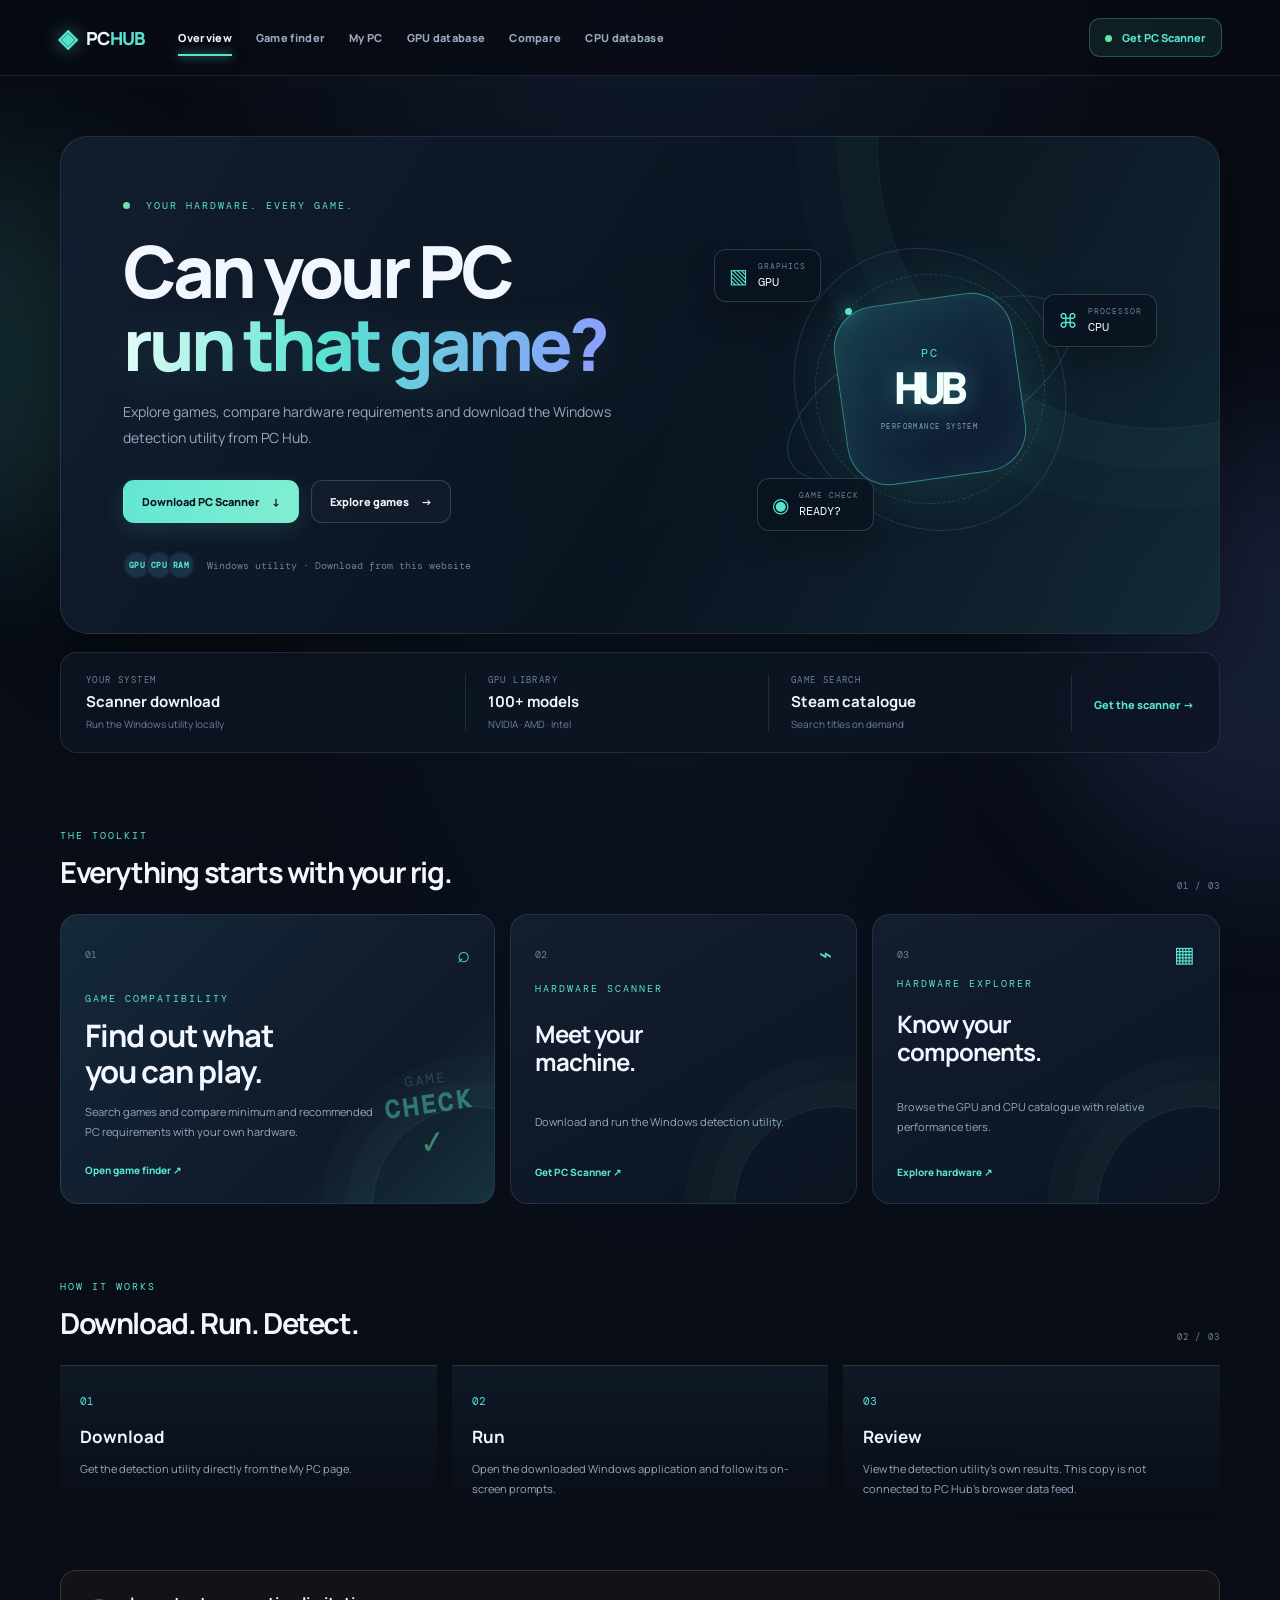
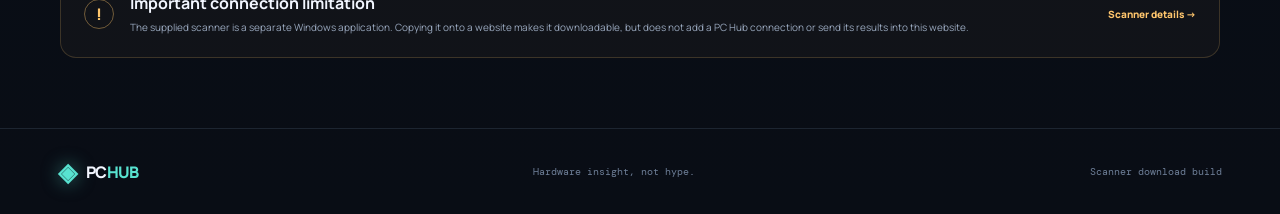
<file: index.html>
<!doctype html>
<html lang="en">
<head>
  <meta charset="utf-8"><meta name="viewport" content="width=device-width,initial-scale=1">
  <meta name="theme-color" content="#080b13">
  <meta name="description" content="Explore PC hardware and game requirements with PC Hub.">
  <title>PC Hub — Know your rig</title>
  <link rel="preconnect" href="https://fonts.googleapis.com"><link rel="preconnect" href="https://fonts.gstatic.com" crossorigin>
  <link href="https://fonts.googleapis.com/css2?family=DM+Mono:wght@400;500&family=Manrope:wght@400;500;600;700;800&display=swap" rel="stylesheet">
  <link rel="stylesheet" href="style.css">
</head>
<body data-page="home">
  <div class="ambient ambient-a"></div><div class="ambient ambient-b"></div>
  <header class="topbar">
    <a class="brand" href="index.html"><span class="brand-icon">◈</span><span>PC<span class="brand-accent">HUB</span></span></a>
    <button class="mobile-menu" id="mobileMenu" aria-label="Toggle navigation">☰</button>
    <nav class="main-nav" id="mainNav"><a class="active" href="index.html">Overview</a><a href="games.html">Game finder</a><a href="my-pc.html">My PC</a><a href="gpus.html">GPU database</a><a href="compare.html">Compare</a><a href="cpus.html">CPU database</a></nav>
    <a class="nav-cta" href="my-pc.html"><span class="pulse-dot"></span> Get PC Scanner</a>
  </header>
  <main class="container home-main">
    <section class="hero reveal">
      <div class="hero-copy">
        <div class="eyebrow"><span class="pulse-dot"></span> YOUR HARDWARE. EVERY GAME.</div>
        <h1>Can your PC<br><span class="gradient-text">run that game?</span></h1>
        <p class="hero-lede">Explore games, compare hardware requirements and download the Windows detection utility from PC Hub.</p>
        <div class="hero-actions"><a class="button button-primary" href="my-pc.html">Download PC Scanner <span>↓</span></a><a class="button button-ghost" href="games.html">Explore games <span>→</span></a></div>
        <div class="hero-proof"><div class="proof-avatars"><i>GPU</i><i>CPU</i><i>RAM</i></div><span>Windows utility · Download from this website</span></div>
      </div>
      <div class="hero-visual" aria-hidden="true"><div class="orbit orbit-one"></div><div class="orbit orbit-two"></div><div class="hero-core"><div class="core-inner"><span>PC</span><b>HUB</b><small>PERFORMANCE SYSTEM</small></div></div><div class="float-chip chip-gpu"><span class="chip-icon">▧</span><span><small>GRAPHICS</small><b>GPU</b></span></div><div class="float-chip chip-cpu"><span class="chip-icon">⌘</span><span><small>PROCESSOR</small><b>CPU</b></span></div><div class="float-chip chip-fps"><span class="chip-icon">◉</span><span><small>GAME CHECK</small><b>READY?</b></span></div><div class="scan-ring"></div></div>
    </section>
    <section class="quick-strip reveal"><div><span class="strip-label">YOUR SYSTEM</span><strong>Scanner download</strong><small>Run the Windows utility locally</small></div><div><span class="strip-label">GPU LIBRARY</span><strong>100+ models</strong><small>NVIDIA · AMD · Intel</small></div><div><span class="strip-label">GAME SEARCH</span><strong>Steam catalogue</strong><small>Search titles on demand</small></div><div class="strip-action"><a href="my-pc.html">Get the scanner <span>→</span></a></div></section>
    <section class="section-block reveal"><div class="section-heading"><div><div class="eyebrow">THE TOOLKIT</div><h2>Everything starts with your rig.</h2></div><span class="section-index">01 / 03</span></div>
      <div class="feature-grid">
        <a class="feature-card feature-large" href="games.html"><div class="feature-top"><span class="feature-number">01</span><span class="feature-icon">⌕</span></div><div><div class="eyebrow">GAME COMPATIBILITY</div><h3>Find out what<br>you can play.</h3><p>Search games and compare minimum and recommended PC requirements with your own hardware.</p><span class="text-link">Open game finder ↗</span></div><div class="feature-decoration game-decoration"><span>GAME</span><b>CHECK</b><i>✓</i></div></a>
        <a class="feature-card" href="my-pc.html"><div class="feature-top"><span class="feature-number">02</span><span class="feature-icon">⌁</span></div><div class="eyebrow">HARDWARE SCANNER</div><h3>Meet your<br>machine.</h3><p>Download and run the Windows detection utility.</p><span class="text-link">Get PC Scanner ↗</span></a>
        <a class="feature-card" href="gpus.html"><div class="feature-top"><span class="feature-number">03</span><span class="feature-icon">▦</span></div><div class="eyebrow">HARDWARE EXPLORER</div><h3>Know your<br>components.</h3><p>Browse the GPU and CPU catalogue with relative performance tiers.</p><span class="text-link">Explore hardware ↗</span></a>
      </div>
    </section>
    <section class="section-block reveal"><div class="section-heading"><div><div class="eyebrow">HOW IT WORKS</div><h2>Download. Run. Detect.</h2></div><span class="section-index">02 / 03</span></div>
      <div class="steps-grid"><article class="step-card"><span>01</span><h3>Download</h3><p>Get the detection utility directly from the My PC page.</p></article><article class="step-card"><span>02</span><h3>Run</h3><p>Open the downloaded Windows application and follow its on-screen prompts.</p></article><article class="step-card"><span>03</span><h3>Review</h3><p>View the detection utility's own results. This copy is not connected to PC Hub's browser data feed.</p></article></div>
    </section>
    <section class="disclaimer reveal"><div class="disclaimer-mark">!</div><div><b>Important connection limitation</b><p>The supplied scanner is a separate Windows application. Copying it onto a website makes it downloadable, but does not add a PC Hub connection or send its results into this website.</p></div><a href="my-pc.html">Scanner details →</a></section>
  </main>
  <footer class="site-footer"><a class="brand" href="index.html"><span class="brand-icon">◈</span><span>PC<span class="brand-accent">HUB</span></span></a><span>Hardware insight, not hype.</span><span class="footer-right">Scanner download build</span></footer>
  <script src="app.js"></script>
</body></html>
</file>
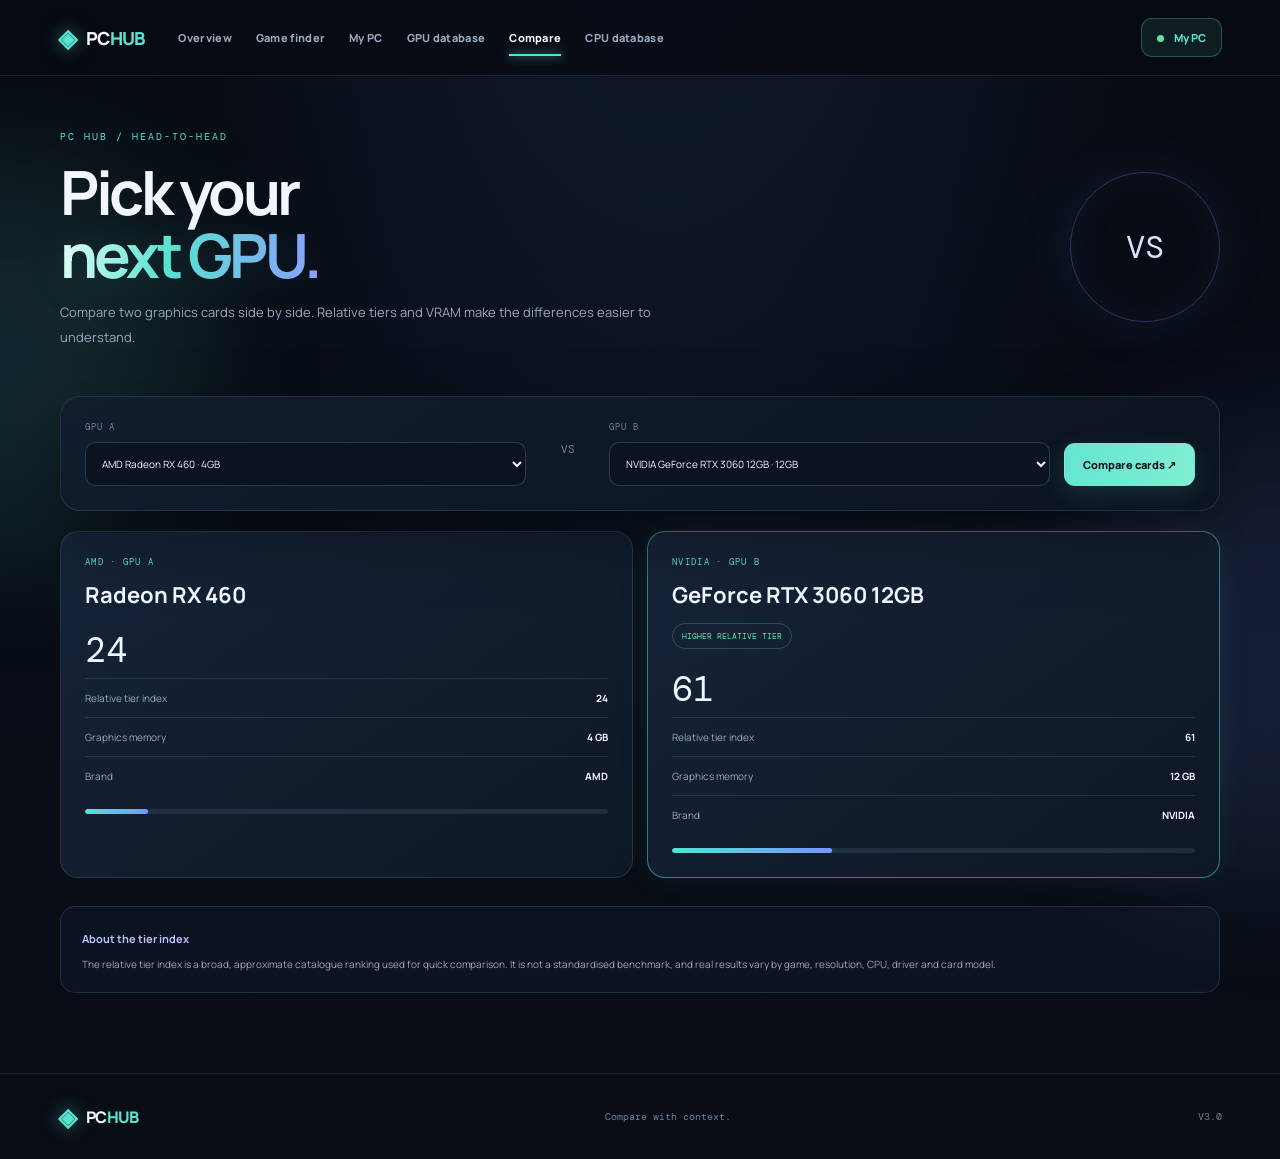
<file: compare.html>
<!doctype html><html lang="en"><head><meta charset="utf-8"><meta name="viewport" content="width=device-width,initial-scale=1"><meta name="theme-color" content="#080b13"><title>GPU Comparison — PC Hub</title><link rel="preconnect" href="https://fonts.googleapis.com"><link href="https://fonts.googleapis.com/css2?family=DM+Mono:wght@400;500&family=Manrope:wght@400;500;600;700;800&display=swap" rel="stylesheet"><link rel="stylesheet" href="style.css"></head>
<body data-page="compare"><div class="ambient ambient-a"></div><div class="ambient ambient-b"></div><header class="topbar"><a class="brand" href="index.html"><span class="brand-icon">◈</span><span>PC<span class="brand-accent">HUB</span></span></a><button class="mobile-menu" id="mobileMenu" aria-label="Toggle navigation">☰</button><nav class="main-nav" id="mainNav"><a href="index.html">Overview</a><a href="games.html">Game finder</a><a href="my-pc.html">My PC</a><a href="gpus.html">GPU database</a><a class="active" href="compare.html">Compare</a><a href="cpus.html">CPU database</a></nav><a class="nav-cta" href="my-pc.html"><span class="pulse-dot"></span> My PC</a></header>
<main class="container page-main"><div class="page-hero reveal"><div><div class="eyebrow">PC HUB / HEAD-TO-HEAD</div><h1>Pick your<br><span class="gradient-text">next GPU.</span></h1><p>Compare two graphics cards side by side. Relative tiers and VRAM make the differences easier to understand.</p></div><div class="versus-orb">VS</div></div><section class="compare-controls reveal"><label><span>GPU A</span><select id="compareA"></select></label><div class="versus-label">VS</div><label><span>GPU B</span><select id="compareB"></select></label><button class="button button-primary" id="runCompare">Compare cards ↗</button></section><section id="compareResult" class="compare-stage"><div class="hardware-placeholder"><div class="placeholder-icon">⇄</div><b>Choose two graphics cards</b><p>Your comparison will appear here.</p></div></section><div class="notice-card"><b>About the tier index</b><p>The relative tier index is a broad, approximate catalogue ranking used for quick comparison. It is not a standardised benchmark, and real results vary by game, resolution, CPU, driver and card model.</p></div></main><footer class="site-footer"><a class="brand" href="index.html"><span class="brand-icon">◈</span><span>PC<span class="brand-accent">HUB</span></span></a><span>Compare with context.</span><span class="footer-right">V3.0</span></footer><script src="app.js"></script></body></html>
</file>
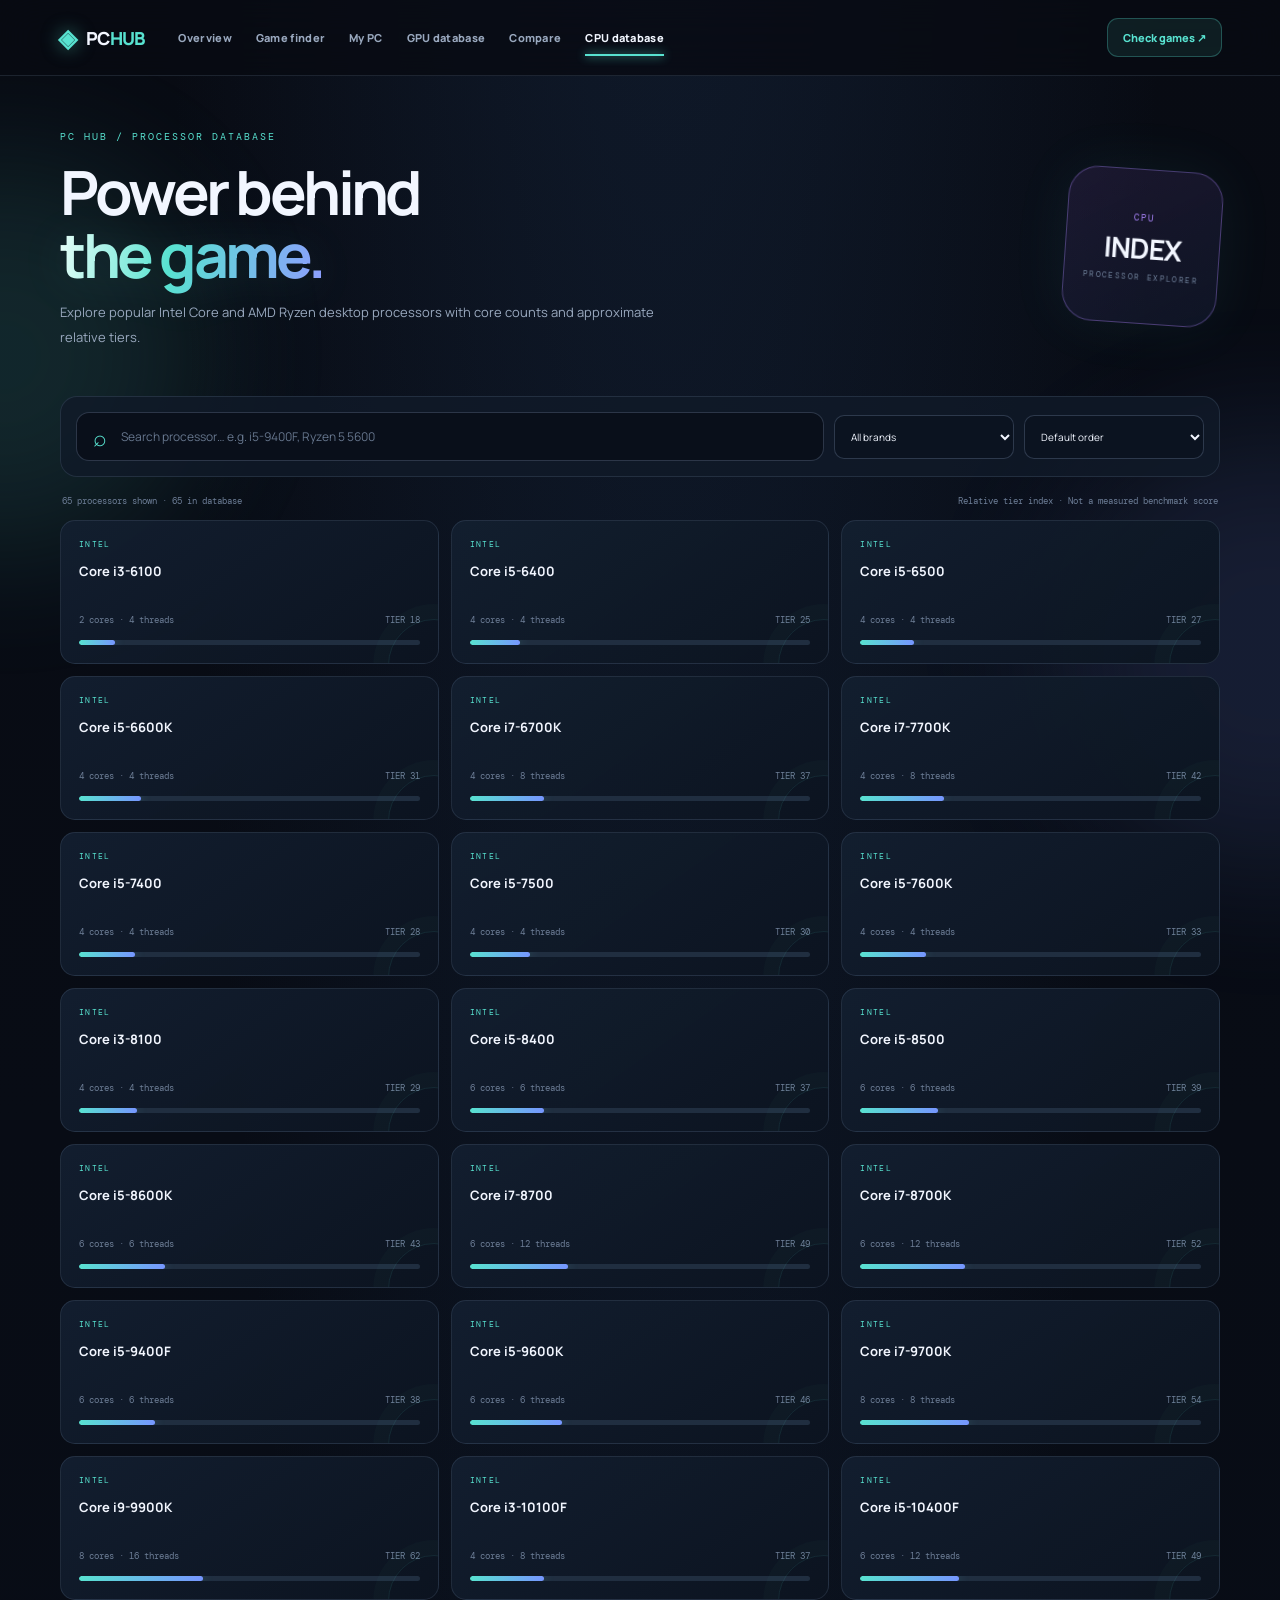
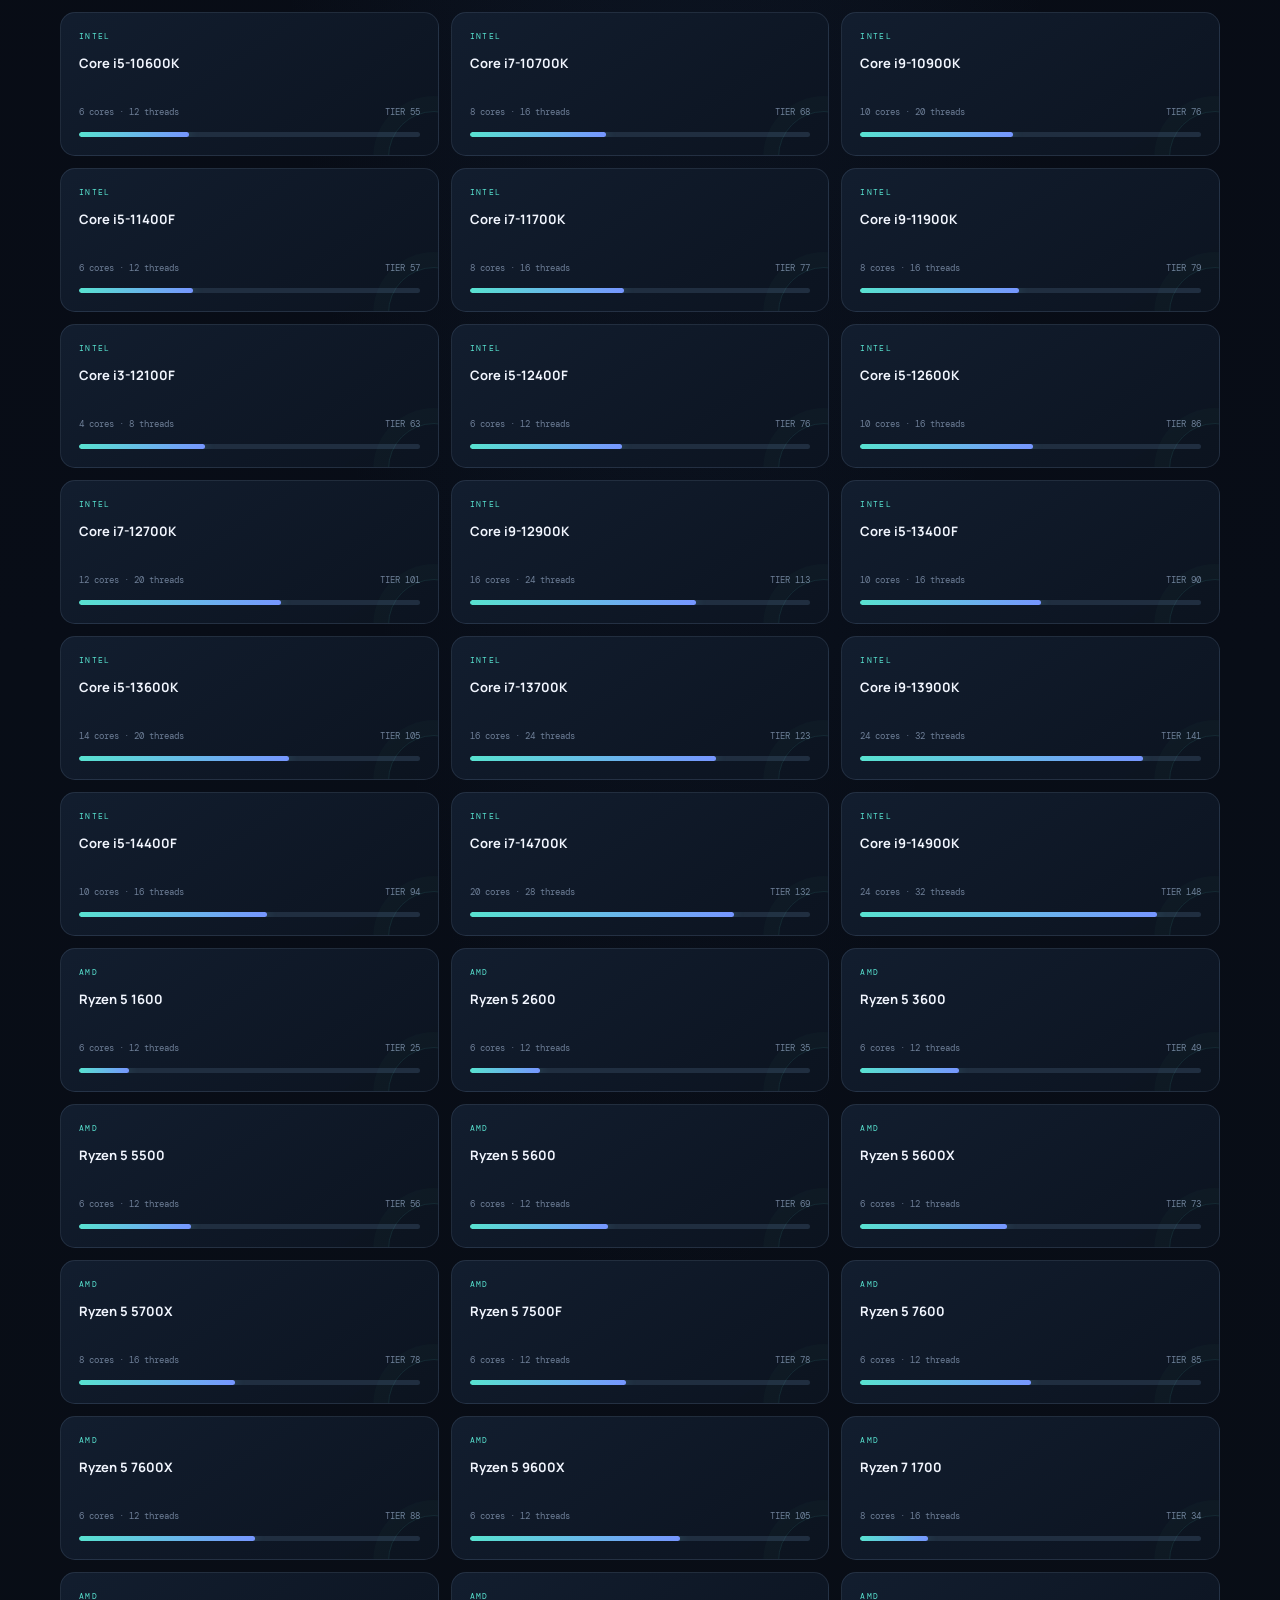
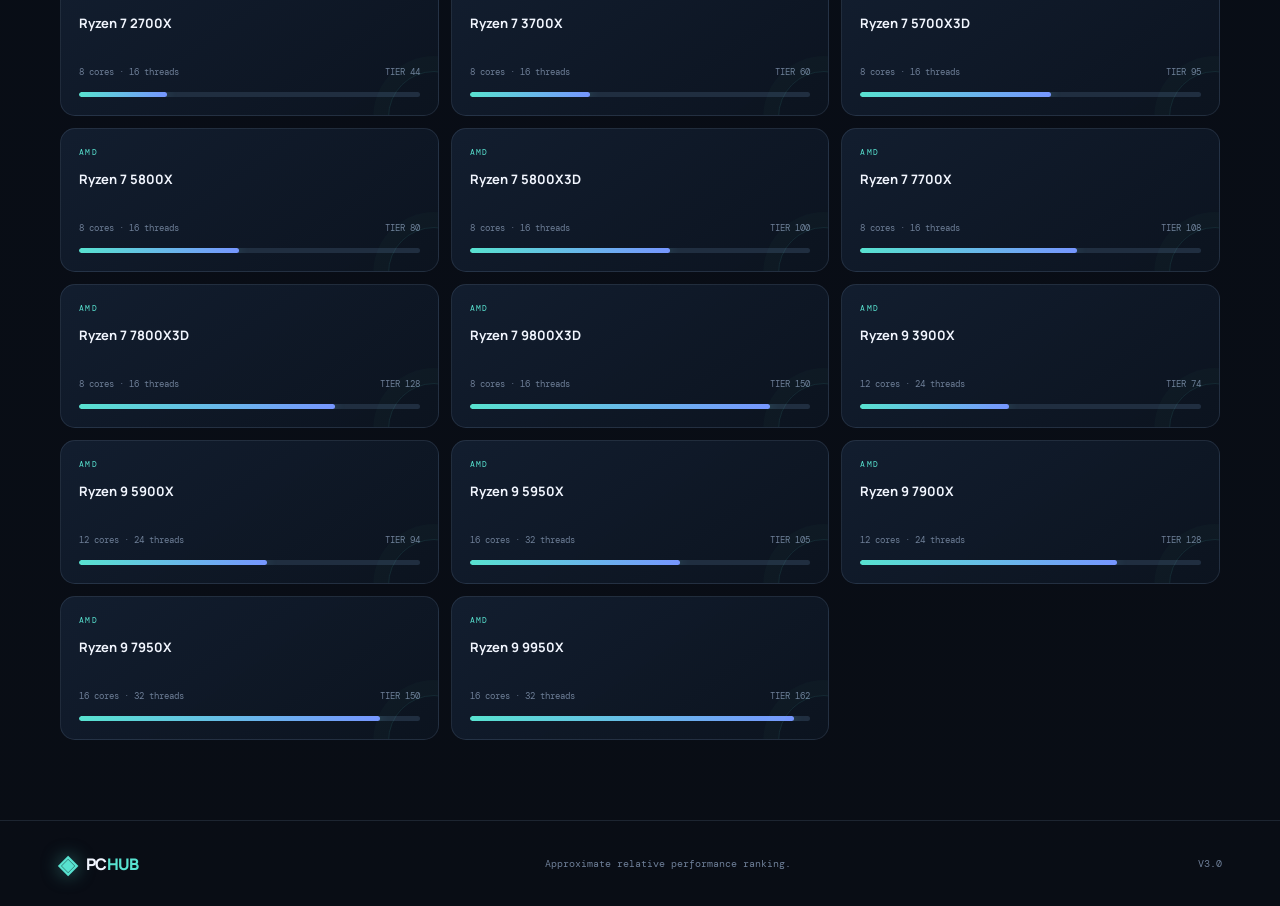
<file: cpus.html>
<!doctype html><html lang="en"><head><meta charset="utf-8"><meta name="viewport" content="width=device-width,initial-scale=1"><meta name="theme-color" content="#080b13"><title>CPU Database — PC Hub</title><link rel="preconnect" href="https://fonts.googleapis.com"><link href="https://fonts.googleapis.com/css2?family=DM+Mono:wght@400;500&family=Manrope:wght@400;500;600;700;800&display=swap" rel="stylesheet"><link rel="stylesheet" href="style.css"></head>
<body data-page="cpus"><div class="ambient ambient-a"></div><div class="ambient ambient-b"></div><header class="topbar"><a class="brand" href="index.html"><span class="brand-icon">◈</span><span>PC<span class="brand-accent">HUB</span></span></a><button class="mobile-menu" id="mobileMenu" aria-label="Toggle navigation">☰</button><nav class="main-nav" id="mainNav"><a href="index.html">Overview</a><a href="games.html">Game finder</a><a href="my-pc.html">My PC</a><a href="gpus.html">GPU database</a><a href="compare.html">Compare</a><a class="active" href="cpus.html">CPU database</a></nav><a class="nav-cta" href="games.html">Check games ↗</a></header>
<main class="container page-main"><div class="page-hero reveal"><div><div class="eyebrow">PC HUB / PROCESSOR DATABASE</div><h1>Power behind<br><span class="gradient-text">the game.</span></h1><p>Explore popular Intel Core and AMD Ryzen desktop processors with core counts and approximate relative tiers.</p></div><div class="page-hero-badge cpu-badge"><span>CPU</span><b>INDEX</b><small>PROCESSOR EXPLORER</small></div></div><section class="database-tools reveal"><div class="search-input-wrap"><span>⌕</span><input id="cpuSearch" type="search" placeholder="Search processor… e.g. i5-9400F, Ryzen 5 5600"></div><select id="cpuBrand" aria-label="Brand filter"><option value="all">All brands</option><option value="Intel">Intel</option><option value="AMD">AMD</option></select><select id="cpuSort" aria-label="Sort processors"><option value="default">Default order</option><option value="score">Performance tier</option><option value="cores">Core count</option><option value="az">Name A–Z</option></select></section><div class="database-summary"><span id="cpuCount">Loading database…</span><span>Relative tier index · Not a measured benchmark score</span></div><section id="cpuList" class="hardware-list"></section></main><footer class="site-footer"><a class="brand" href="index.html"><span class="brand-icon">◈</span><span>PC<span class="brand-accent">HUB</span></span></a><span>Approximate relative performance ranking.</span><span class="footer-right">V3.0</span></footer><script src="app.js"></script></body></html>
</file>
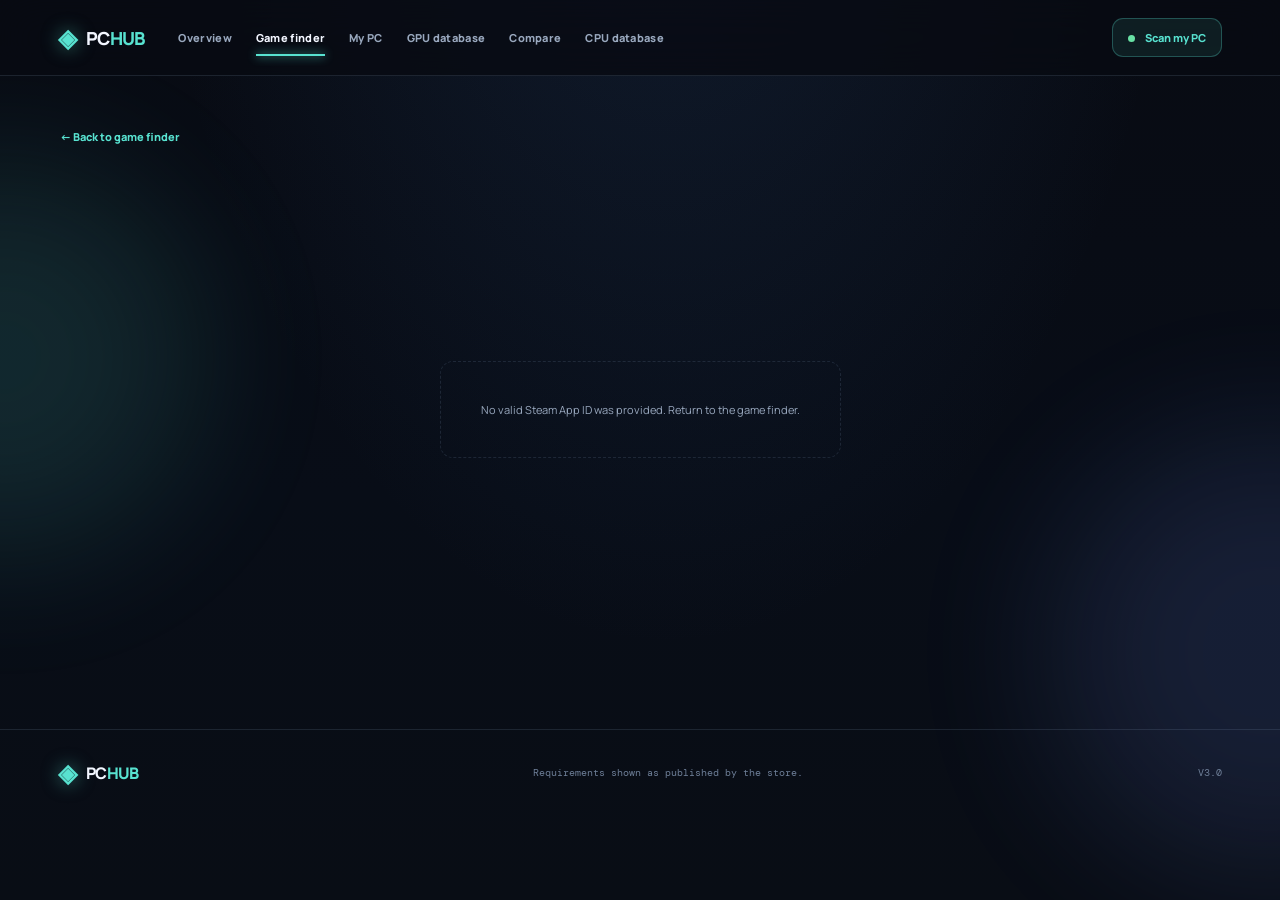
<file: game.html>
<!doctype html><html lang="en"><head><meta charset="utf-8"><meta name="viewport" content="width=device-width,initial-scale=1"><meta name="theme-color" content="#080b13"><title>Game Requirements — PC Hub</title><link rel="preconnect" href="https://fonts.googleapis.com"><link href="https://fonts.googleapis.com/css2?family=DM+Mono:wght@400;500&family=Manrope:wght@400;500;600;700;800&display=swap" rel="stylesheet"><link rel="stylesheet" href="style.css"></head>
<body data-page="game"><div class="ambient ambient-a"></div><div class="ambient ambient-b"></div><header class="topbar"><a class="brand" href="index.html"><span class="brand-icon">◈</span><span>PC<span class="brand-accent">HUB</span></span></a><button class="mobile-menu" id="mobileMenu" aria-label="Toggle navigation">☰</button><nav class="main-nav" id="mainNav"><a href="index.html">Overview</a><a class="active" href="games.html">Game finder</a><a href="my-pc.html">My PC</a><a href="gpus.html">GPU database</a><a href="compare.html">Compare</a><a href="cpus.html">CPU database</a></nav><a class="nav-cta" href="my-pc.html"><span class="pulse-dot"></span> Scan my PC</a></header>
<main class="container page-main"><a class="back-link" href="games.html">← Back to game finder</a><section id="gameDetail" class="game-detail-loading"><div class="loader-orb"></div><h2>Loading game details…</h2><p>Retrieving the store listing and PC requirements.</p></section></main><footer class="site-footer"><a class="brand" href="index.html"><span class="brand-icon">◈</span><span>PC<span class="brand-accent">HUB</span></span></a><span>Requirements shown as published by the store.</span><span class="footer-right">V3.0</span></footer><script src="app.js"></script></body></html>
</file>
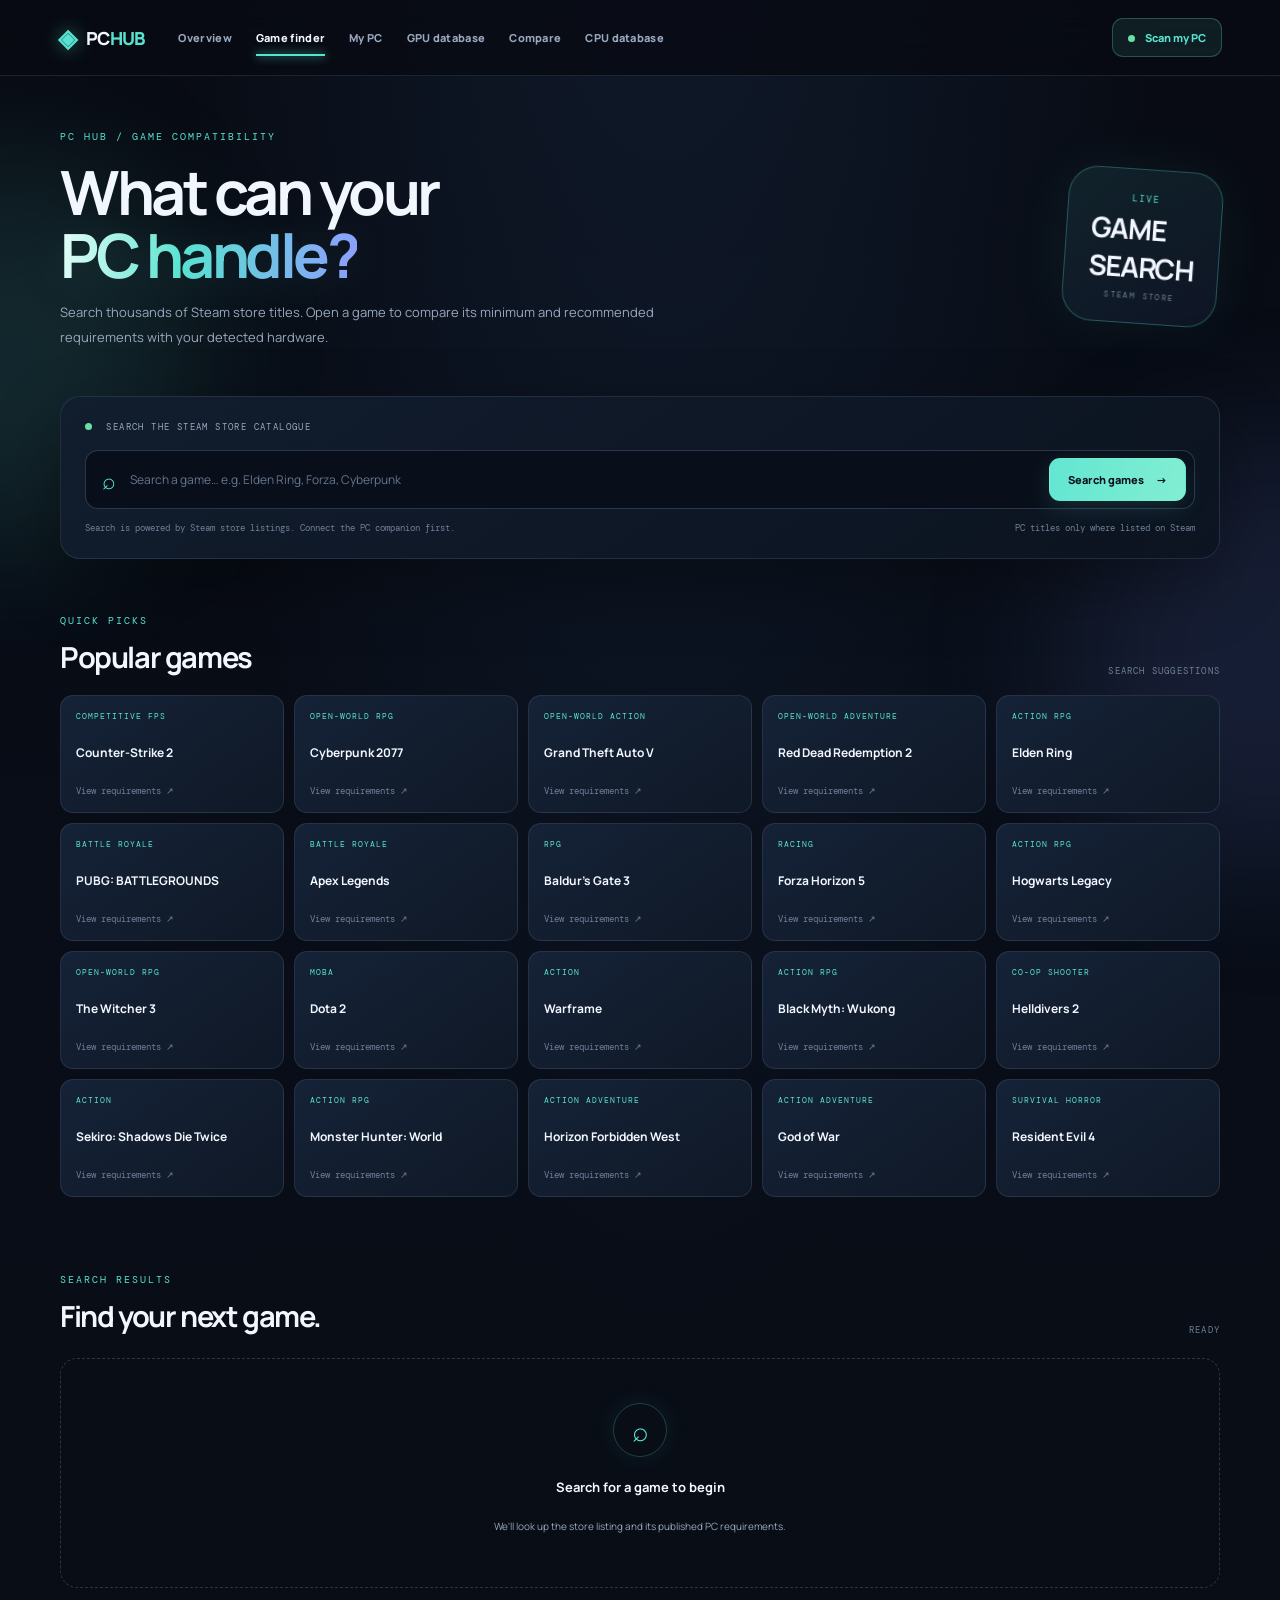
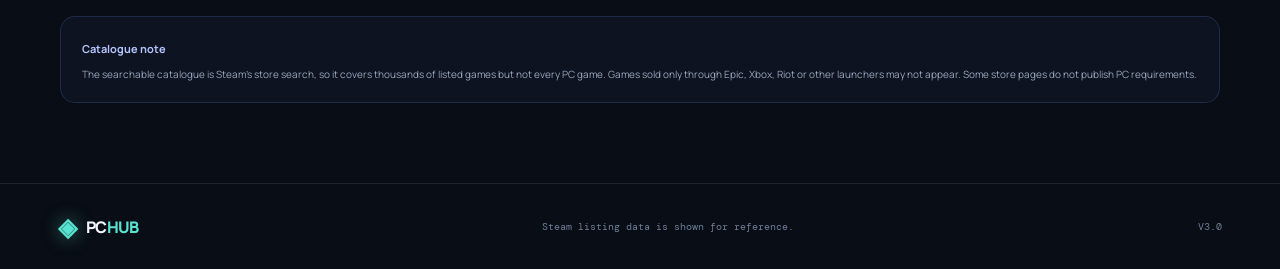
<file: games.html>
<!doctype html><html lang="en"><head><meta charset="utf-8"><meta name="viewport" content="width=device-width,initial-scale=1"><meta name="theme-color" content="#080b13"><title>Game Finder — PC Hub</title><link rel="preconnect" href="https://fonts.googleapis.com"><link href="https://fonts.googleapis.com/css2?family=DM+Mono:wght@400;500&family=Manrope:wght@400;500;600;700;800&display=swap" rel="stylesheet"><link rel="stylesheet" href="style.css"></head>
<body data-page="games"><div class="ambient ambient-a"></div><div class="ambient ambient-b"></div><header class="topbar"><a class="brand" href="index.html"><span class="brand-icon">◈</span><span>PC<span class="brand-accent">HUB</span></span></a><button class="mobile-menu" id="mobileMenu" aria-label="Toggle navigation">☰</button><nav class="main-nav" id="mainNav"><a href="index.html">Overview</a><a class="active" href="games.html">Game finder</a><a href="my-pc.html">My PC</a><a href="gpus.html">GPU database</a><a href="compare.html">Compare</a><a href="cpus.html">CPU database</a></nav><a class="nav-cta" href="my-pc.html"><span class="pulse-dot"></span> Scan my PC</a></header>
<main class="container page-main"><div class="page-hero reveal"><div><div class="eyebrow">PC HUB / GAME COMPATIBILITY</div><h1>What can your<br><span class="gradient-text">PC handle?</span></h1><p>Search thousands of Steam store titles. Open a game to compare its minimum and recommended requirements with your detected hardware.</p></div><div class="page-hero-badge"><span>LIVE</span><b>GAME<br>SEARCH</b><small>STEAM STORE</small></div></div>
<section class="search-panel reveal"><div class="search-label"><span class="pulse-dot"></span> SEARCH THE STEAM STORE CATALOGUE</div><form id="gameSearchForm" class="search-form"><div class="search-input-wrap"><span>⌕</span><input id="gameSearchInput" type="search" autocomplete="off" placeholder="Search a game… e.g. Elden Ring, Forza, Cyberpunk" minlength="2"><button type="submit" class="button button-primary">Search games <span>→</span></button></div></form><div class="search-meta"><span id="gameSearchStatus">Search is powered by Steam store listings. Connect the PC companion first.</span><span>PC titles only where listed on Steam</span></div></section>
<section class="section-block compact-block reveal"><div class="section-heading"><div><div class="eyebrow">QUICK PICKS</div><h2>Popular games</h2></div><span class="section-index">SEARCH SUGGESTIONS</span></div><div id="featuredGames" class="featured-games"></div></section>
<section class="section-block reveal"><div class="section-heading"><div><div class="eyebrow">SEARCH RESULTS</div><h2 id="resultsHeading">Find your next game.</h2></div><span class="section-index" id="resultCount">READY</span></div><div id="gameResults" class="game-results empty-results"><div class="empty-orbit">⌕</div><b>Search for a game to begin</b><p>We'll look up the store listing and its published PC requirements.</p></div></section>
<div class="notice-card"><b>Catalogue note</b><p>The searchable catalogue is Steam's store search, so it covers thousands of listed games but not every PC game. Games sold only through Epic, Xbox, Riot or other launchers may not appear. Some store pages do not publish PC requirements.</p></div></main><footer class="site-footer"><a class="brand" href="index.html"><span class="brand-icon">◈</span><span>PC<span class="brand-accent">HUB</span></span></a><span>Steam listing data is shown for reference.</span><span class="footer-right">V3.0</span></footer><script src="app.js"></script></body></html>
</file>
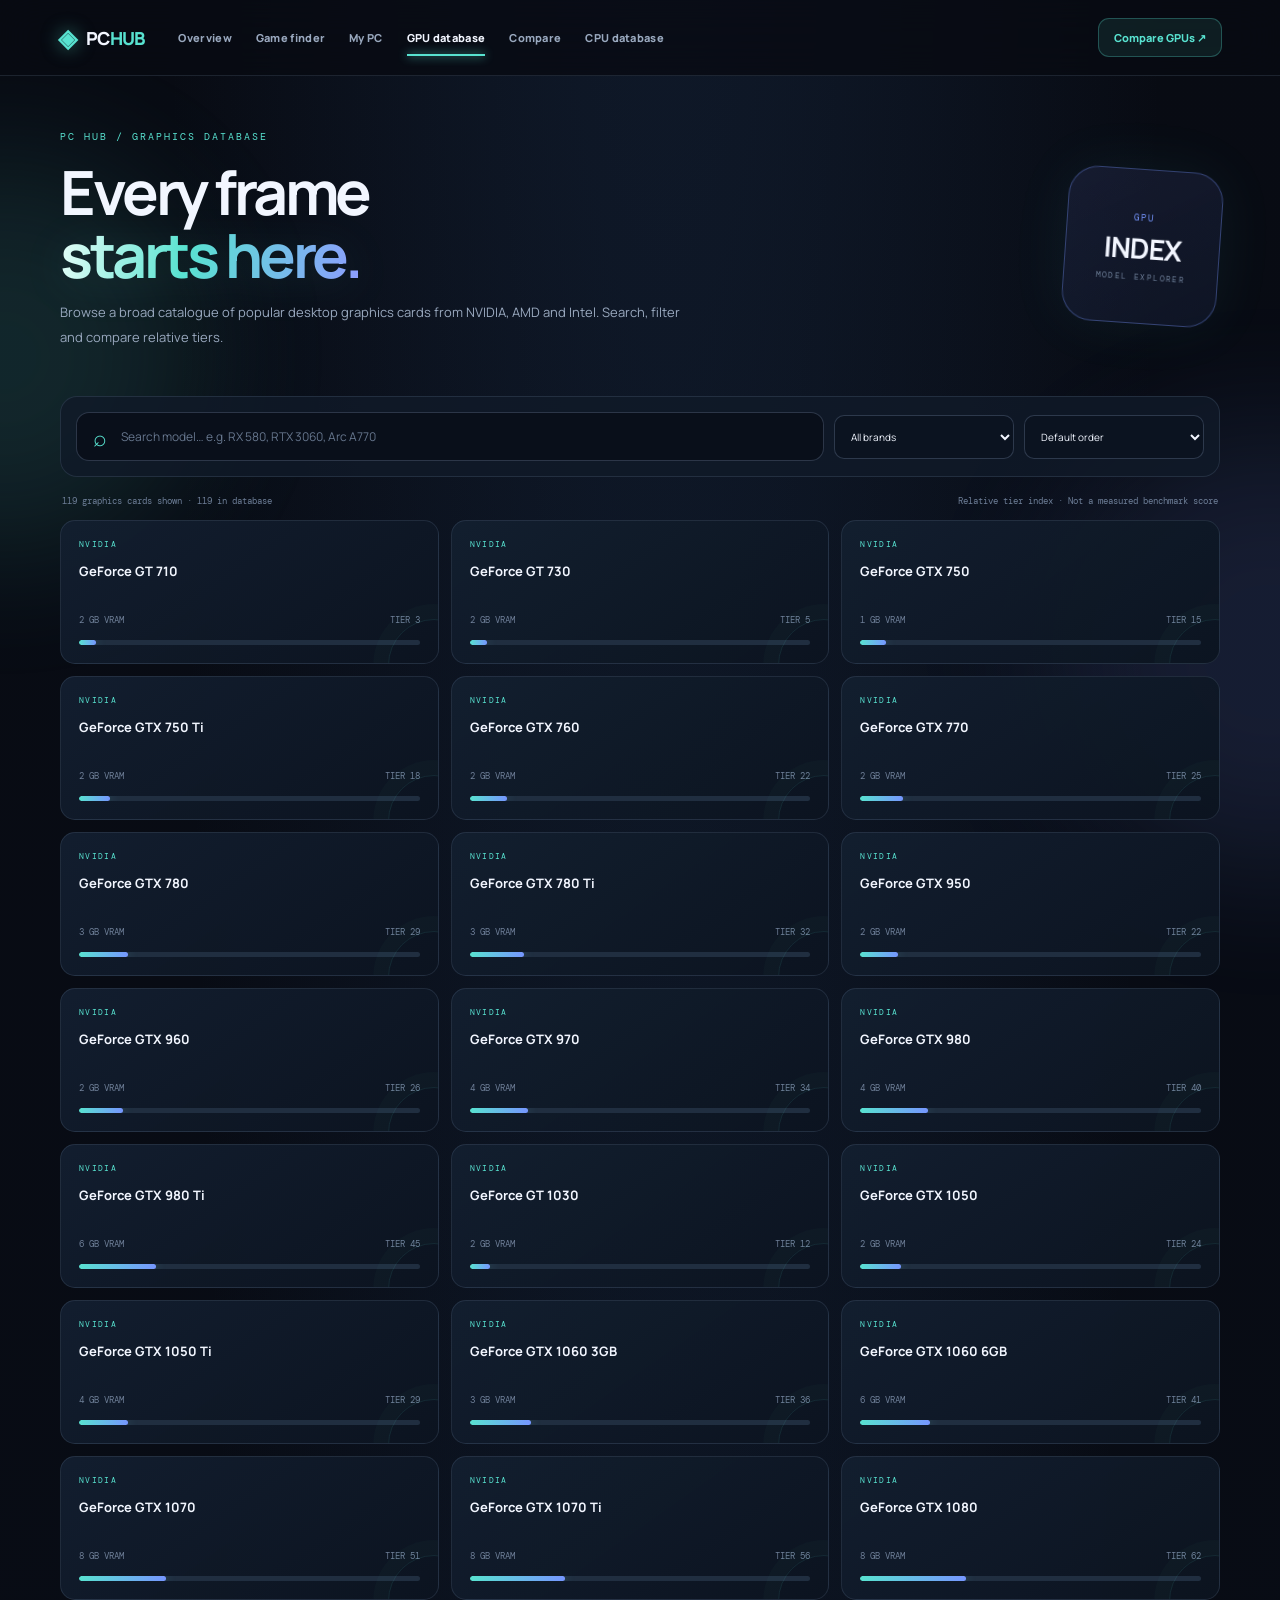
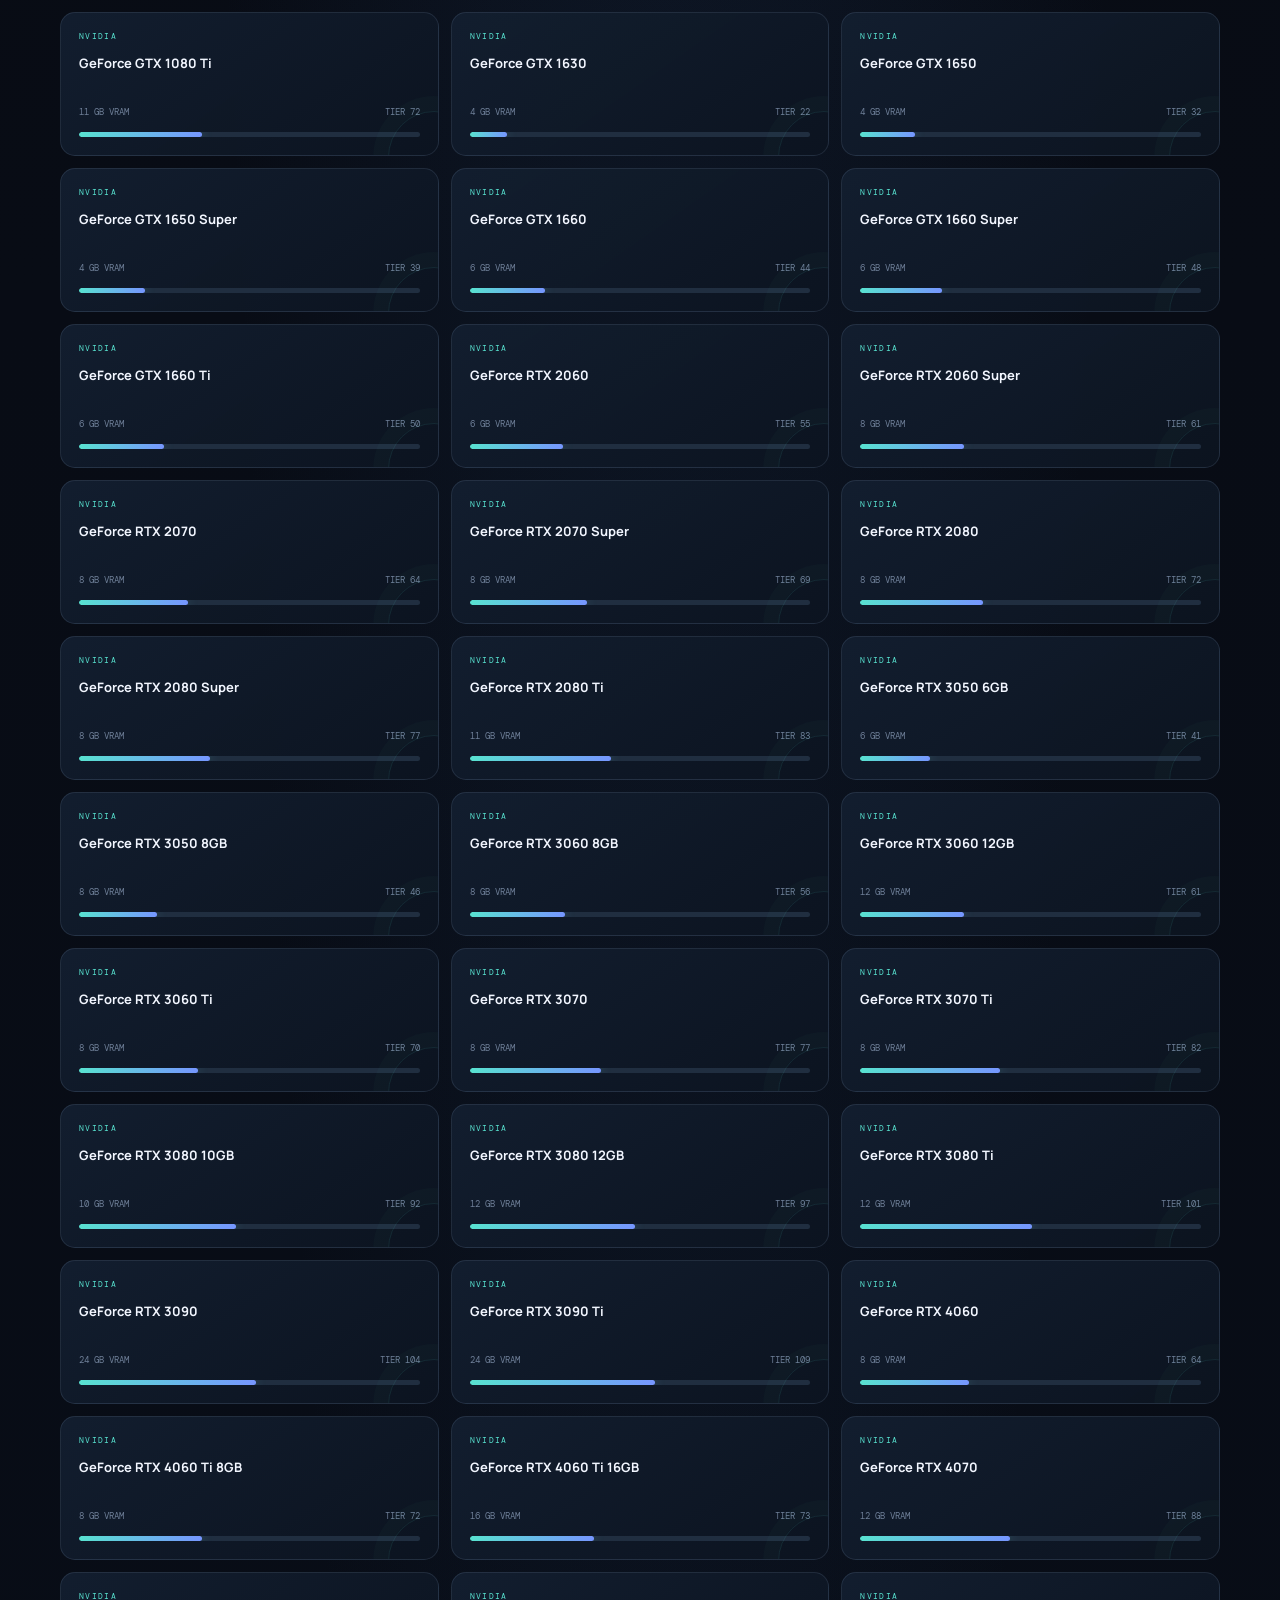
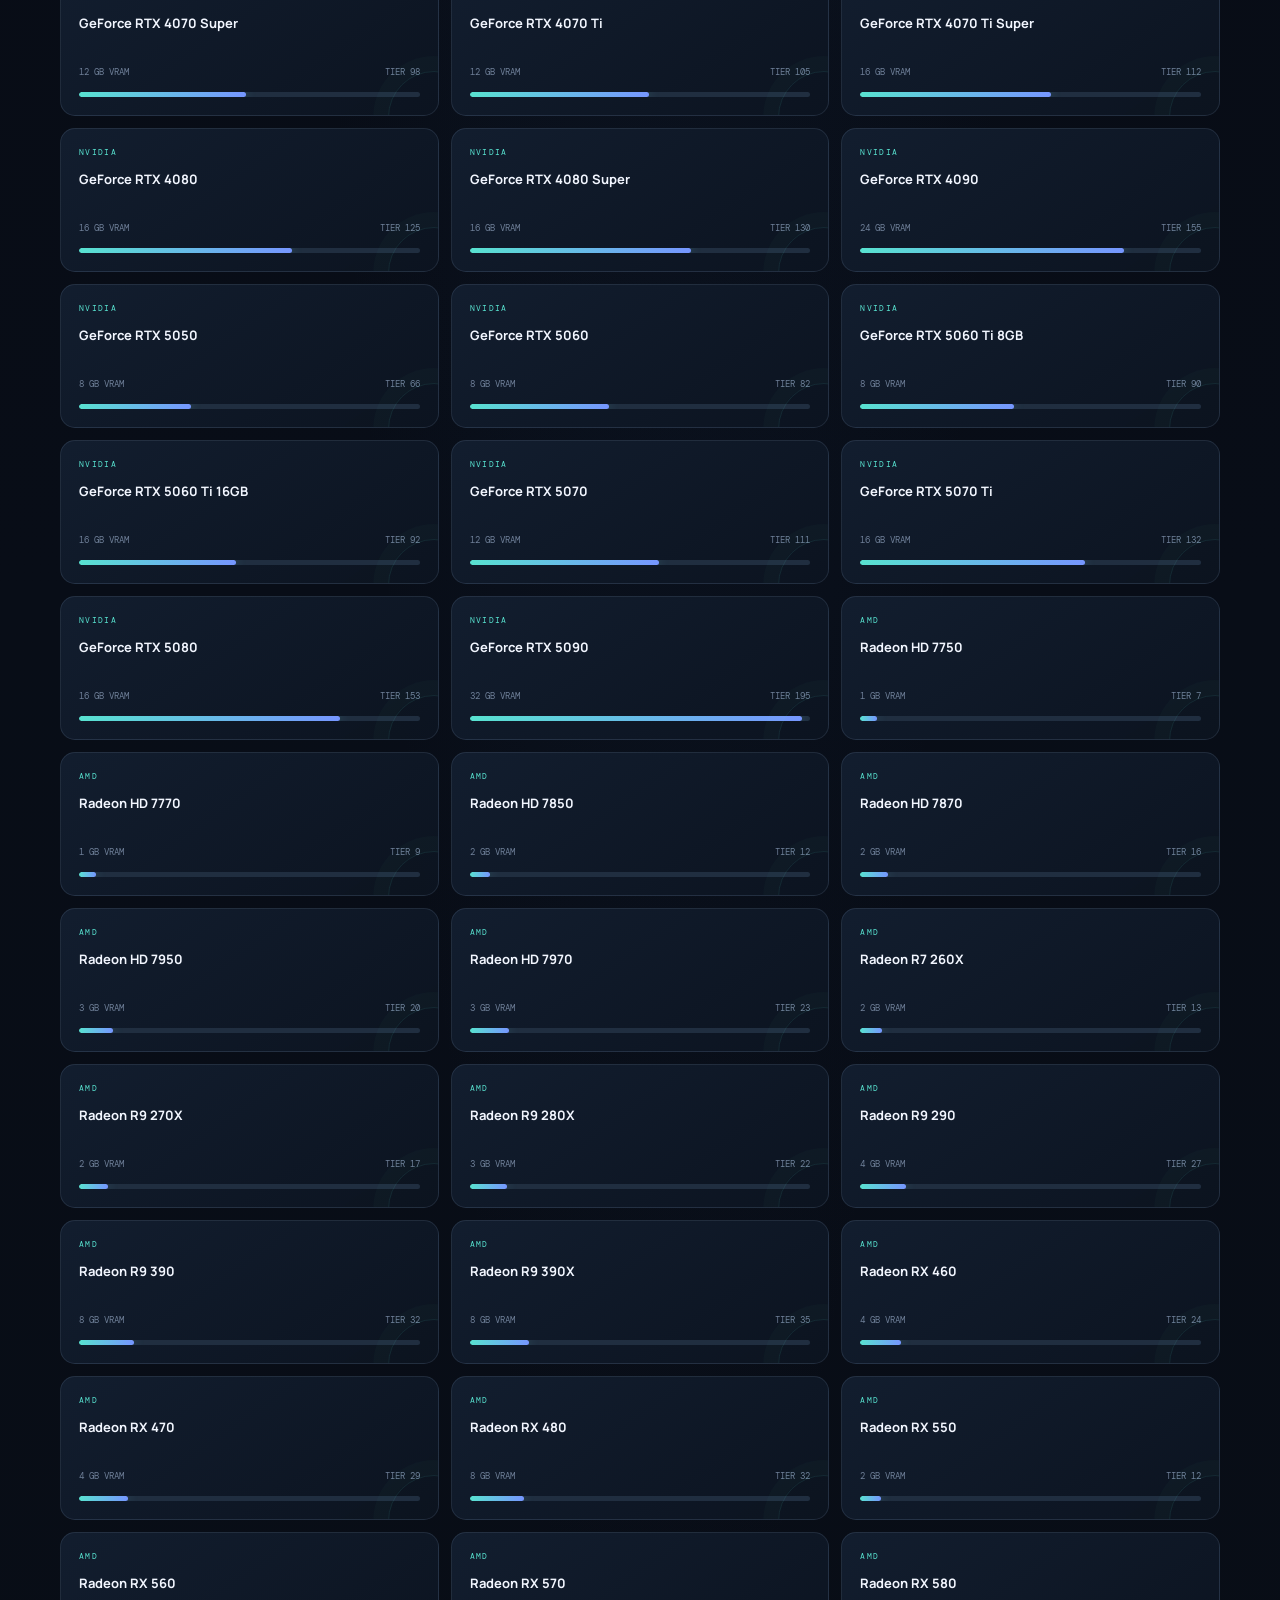
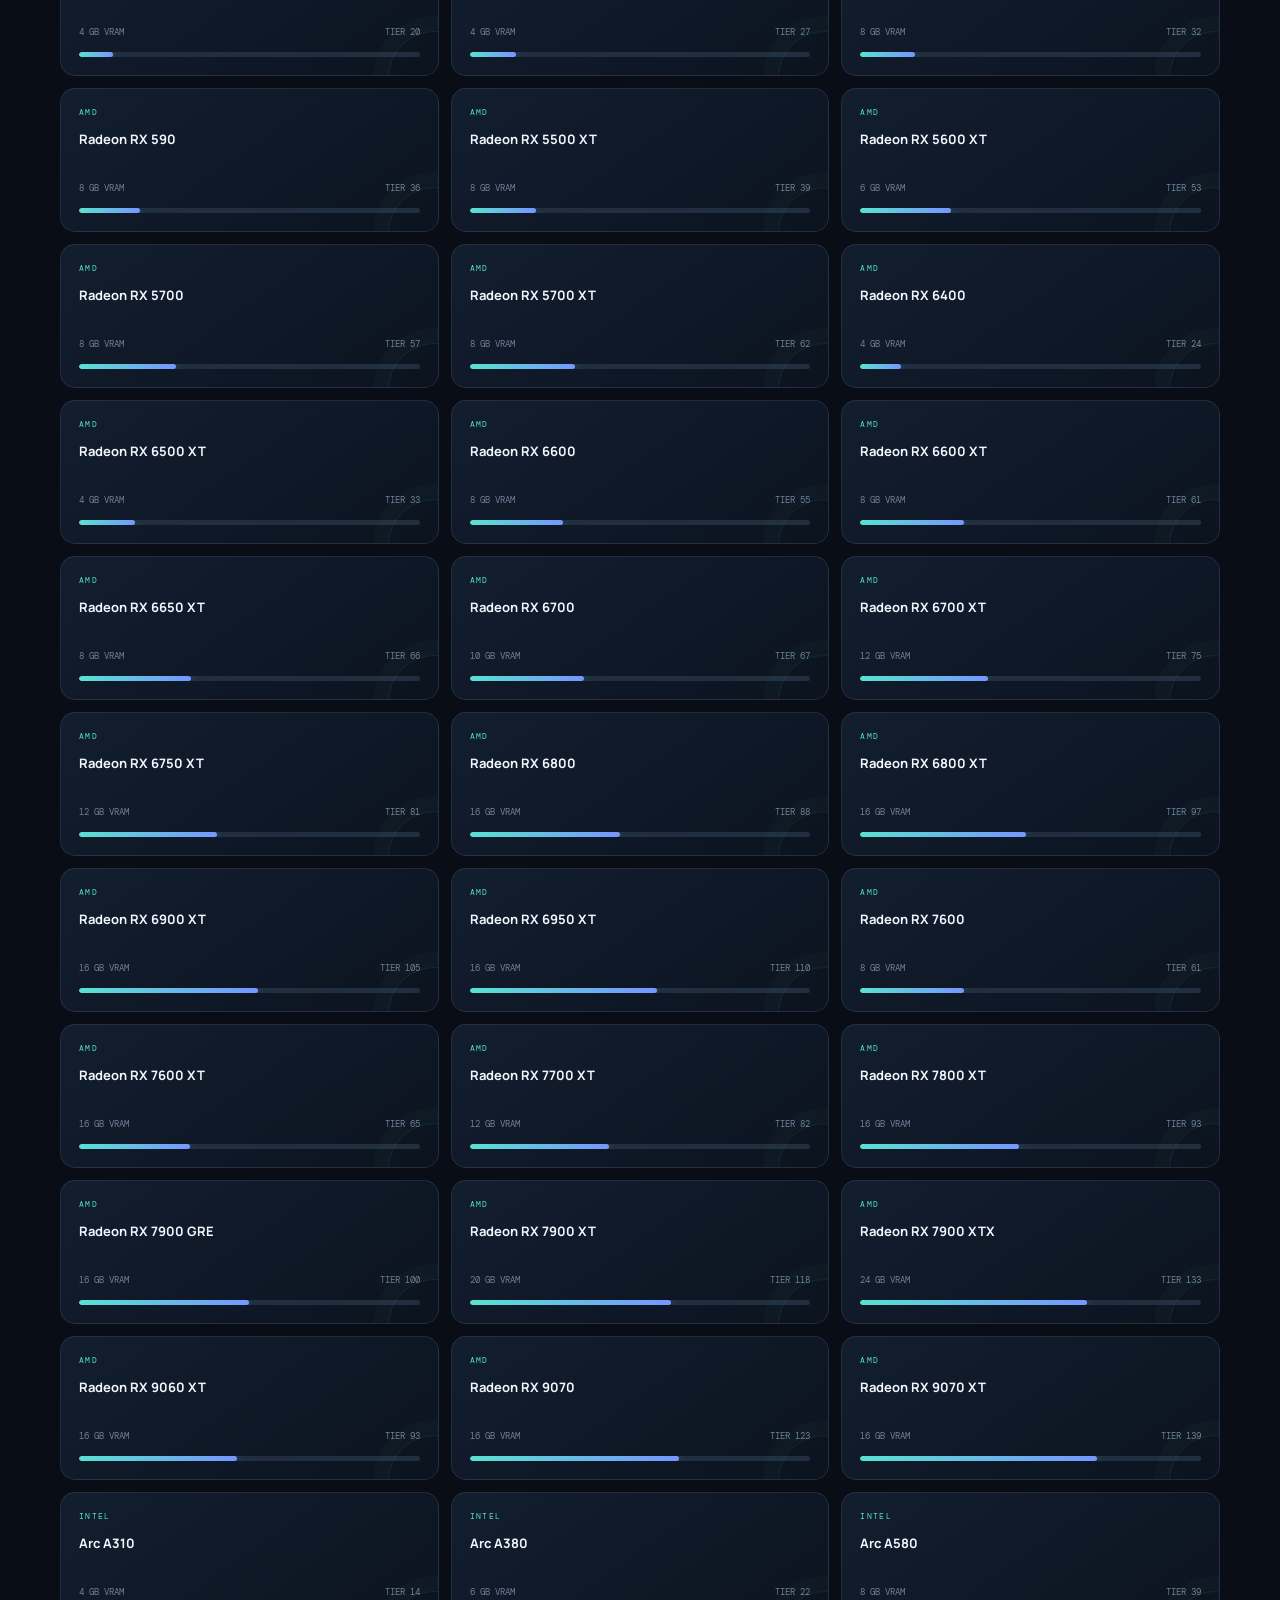
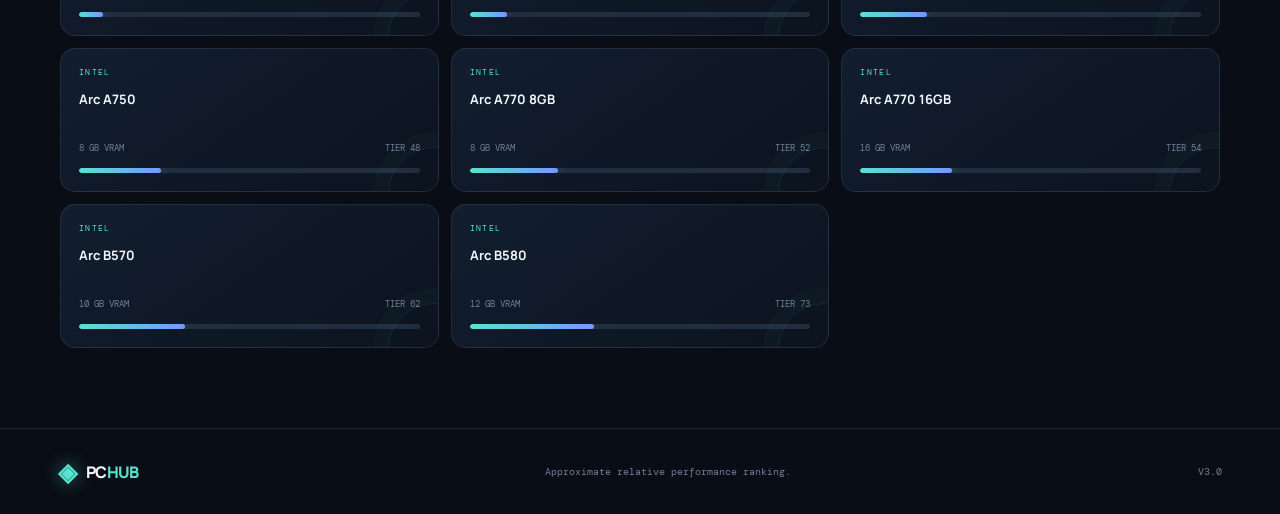
<file: gpus.html>
<!doctype html><html lang="en"><head><meta charset="utf-8"><meta name="viewport" content="width=device-width,initial-scale=1"><meta name="theme-color" content="#080b13"><title>GPU Database — PC Hub</title><link rel="preconnect" href="https://fonts.googleapis.com"><link href="https://fonts.googleapis.com/css2?family=DM+Mono:wght@400;500&family=Manrope:wght@400;500;600;700;800&display=swap" rel="stylesheet"><link rel="stylesheet" href="style.css"></head>
<body data-page="gpus"><div class="ambient ambient-a"></div><div class="ambient ambient-b"></div><header class="topbar"><a class="brand" href="index.html"><span class="brand-icon">◈</span><span>PC<span class="brand-accent">HUB</span></span></a><button class="mobile-menu" id="mobileMenu" aria-label="Toggle navigation">☰</button><nav class="main-nav" id="mainNav"><a href="index.html">Overview</a><a href="games.html">Game finder</a><a href="my-pc.html">My PC</a><a class="active" href="gpus.html">GPU database</a><a href="compare.html">Compare</a><a href="cpus.html">CPU database</a></nav><a class="nav-cta" href="compare.html">Compare GPUs ↗</a></header>
<main class="container page-main"><div class="page-hero reveal"><div><div class="eyebrow">PC HUB / GRAPHICS DATABASE</div><h1>Every frame<br><span class="gradient-text">starts here.</span></h1><p>Browse a broad catalogue of popular desktop graphics cards from NVIDIA, AMD and Intel. Search, filter and compare relative tiers.</p></div><div class="page-hero-badge gpu-badge"><span>GPU</span><b>INDEX</b><small>MODEL EXPLORER</small></div></div><section class="database-tools reveal"><div class="search-input-wrap"><span>⌕</span><input id="gpuSearch" type="search" placeholder="Search model… e.g. RX 580, RTX 3060, Arc A770"></div><select id="gpuBrand" aria-label="Brand filter"><option value="all">All brands</option><option value="NVIDIA">NVIDIA</option><option value="AMD">AMD</option><option value="Intel">Intel</option></select><select id="gpuSort" aria-label="Sort graphics cards"><option value="default">Default order</option><option value="score">Performance tier</option><option value="vram">VRAM amount</option><option value="az">Name A–Z</option></select></section><div class="database-summary"><span id="gpuCount">Loading database…</span><span>Relative tier index · Not a measured benchmark score</span></div><section id="gpuList" class="hardware-list"></section></main><footer class="site-footer"><a class="brand" href="index.html"><span class="brand-icon">◈</span><span>PC<span class="brand-accent">HUB</span></span></a><span>Approximate relative performance ranking.</span><span class="footer-right">V3.0</span></footer><script src="app.js"></script></body></html>
</file>
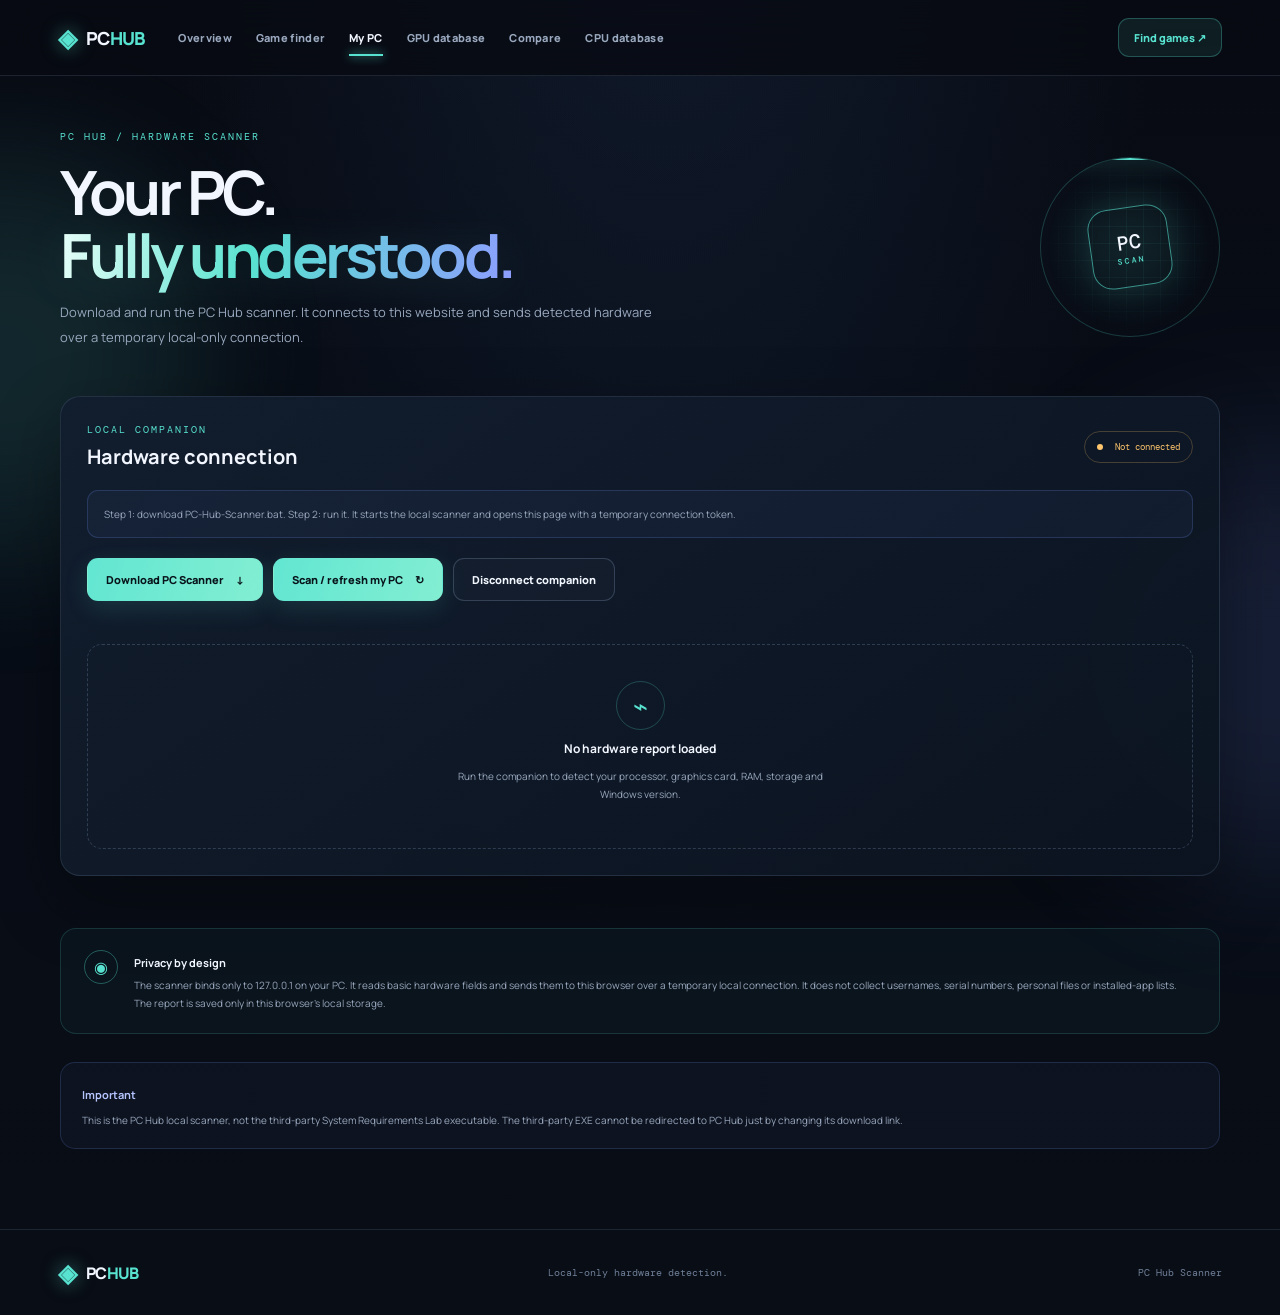
<file: my-pc.html>
<!doctype html>
<html lang="en"><head><meta charset="utf-8"><meta name="viewport" content="width=device-width,initial-scale=1"><meta name="theme-color" content="#080b13"><title>My PC — PC Hub</title><link rel="preconnect" href="https://fonts.googleapis.com"><link href="https://fonts.googleapis.com/css2?family=DM+Mono:wght@400;500&family=Manrope:wght@400;500;600;700;800&display=swap" rel="stylesheet"><link rel="stylesheet" href="style.css"></head>
<body data-page="mypc"><div class="ambient ambient-a"></div><div class="ambient ambient-b"></div>
<header class="topbar"><a class="brand" href="index.html"><span class="brand-icon">◈</span><span>PC<span class="brand-accent">HUB</span></span></a><button class="mobile-menu" id="mobileMenu" aria-label="Toggle navigation">☰</button><nav class="main-nav" id="mainNav"><a href="index.html">Overview</a><a href="games.html">Game finder</a><a class="active" href="my-pc.html">My PC</a><a href="gpus.html">GPU database</a><a href="compare.html">Compare</a><a href="cpus.html">CPU database</a></nav><a class="nav-cta" href="games.html">Find games ↗</a></header>
<main class="container page-main"><div class="page-hero reveal"><div><div class="eyebrow">PC HUB / HARDWARE SCANNER</div><h1>Your PC.<br><span class="gradient-text">Fully understood.</span></h1><p>Download and run the PC Hub scanner. It connects to this website and sends detected hardware over a temporary local-only connection.</p></div><div class="scanner-visual"><div class="scanner-grid"></div><div class="scanner-core">PC<br><span>SCAN</span></div><div class="scanner-line"></div></div></div>
<section class="panel scanner-panel reveal"><div class="panel-topline"><div><div class="eyebrow">LOCAL COMPANION</div><h2>Hardware connection</h2></div><div class="connection-state" id="connectionState"><i></i> Not connected</div></div>
<div id="bridgeMessage" class="inline-notice">Step 1: download PC-Hub-Scanner.bat. Step 2: run it. It starts the local scanner and opens this page with a temporary connection token.</div>
<div class="scanner-actions"><a class="button button-primary" href="PC-Hub-Scanner.bat" download>Download PC Scanner <span>↓</span></a><button class="button button-primary" id="scanNow">Scan / refresh my PC <span>↻</span></button><button class="button button-ghost" id="stopBridge">Disconnect companion</button></div>
<div class="scan-progress" id="scanProgress"><span></span></div><div id="hardwareReport" class="hardware-grid"><div class="hardware-placeholder"><div class="placeholder-icon">⌁</div><b>No hardware report loaded</b><p>Run the downloaded scanner to detect your processor, graphics card, RAM, storage and Windows version.</p></div></div></section>
<section class="privacy-card reveal"><div class="privacy-icon">◉</div><div><b>Privacy by design</b><p>The scanner binds only to 127.0.0.1 on your PC. It reads basic hardware fields and sends them to this browser over a temporary local connection. It does not collect usernames, serial numbers, personal files or installed-app lists. The report is saved only in this browser's local storage.</p></div></section>
<section class="notice-card"><b>Important</b><p>This is the PC Hub local scanner, not the third-party System Requirements Lab executable. The third-party EXE cannot be redirected to PC Hub just by changing its download link.</p></section></main>
<footer class="site-footer"><a class="brand" href="index.html"><span class="brand-icon">◈</span><span>PC<span class="brand-accent">HUB</span></span></a><span>Local-only hardware detection.</span><span class="footer-right">PC Hub Scanner</span></footer><script src="app.js"></script></body></html>
</file>
<file: style.css>
:root{--bg:#080b13;--bg2:#0d1420;--panel:#111a29;--panel2:#0d1725;--line:rgba(155,181,218,.14);--line2:rgba(155,181,218,.24);--text:#f2f6ff;--muted:#99a8be;--muted2:#6e7f98;--cyan:#58e2d0;--blue:#7696ff;--violet:#ad87ff;--green:#68e1a4;--amber:#ffc66d;--red:#ff858a;--radius:22px;--shadow:0 25px 70px rgba(0,0,0,.32)}*{box-sizing:border-box}html{scroll-behavior:smooth}body{margin:0;min-height:100vh;overflow-x:hidden;background:radial-gradient(ellipse at 52% -35%,rgba(49,91,146,.24),transparent 56%),linear-gradient(180deg,#080b13 0%,#080d17 55%,#090d15 100%);color:var(--text);font-family:Manrope,Inter,Segoe UI,Arial,sans-serif;-webkit-font-smoothing:antialiased}a{color:inherit;text-decoration:none}button,input,select{font:inherit}.ambient{position:fixed;z-index:-1;pointer-events:none;filter:blur(75px);opacity:.13;border-radius:50%;animation:ambientDrift 18s ease-in-out infinite alternate}.ambient-a{width:390px;height:390px;left:-190px;top:18%;background:var(--cyan)}.ambient-b{width:440px;height:440px;right:-210px;top:48%;background:var(--blue);animation-delay:-9s}@keyframes ambientDrift{from{transform:translate3d(0,-20px,0) scale(.9)}to{transform:translate3d(30px,40px,0) scale(1.15)}}.topbar{height:76px;padding:0 max(4.5vw,24px);display:flex;align-items:center;gap:34px;border-bottom:1px solid var(--line);background:rgba(8,11,19,.79);backdrop-filter:blur(22px);position:sticky;top:0;z-index:30}.brand{display:inline-flex;align-items:center;gap:10px;font-size:18px;font-weight:800;letter-spacing:-.7px;white-space:nowrap}.brand-icon{color:var(--cyan);font-size:25px;text-shadow:0 0 18px #58e2d080}.brand-accent{color:var(--cyan)}.main-nav{display:flex;gap:24px;flex:1;align-items:center}.main-nav a{color:var(--muted);font-size:11px;font-weight:800;letter-spacing:.3px;transition:color .25s,transform .25s;position:relative}.main-nav a:after{content:"";position:absolute;left:0;bottom:-11px;width:0;height:2px;background:var(--cyan);box-shadow:0 0 10px var(--cyan);transition:width .25s}.main-nav a:hover,.main-nav a.active{color:var(--text)}.main-nav a:hover{transform:translateY(-1px)}.main-nav a.active:after,.main-nav a:hover:after{width:100%}.nav-cta{font-size:11px;font-weight:800;background:rgba(88,226,208,.09);border:1px solid rgba(88,226,208,.28);color:var(--cyan);padding:11px 15px;border-radius:11px;white-space:nowrap;transition:.25s}.nav-cta:hover{background:rgba(88,226,208,.17);box-shadow:0 0 25px rgba(88,226,208,.1);transform:translateY(-2px)}.pulse-dot{display:inline-block;width:7px;height:7px;border-radius:50%;background:var(--green);box-shadow:0 0 0 0 rgba(104,225,164,.5);margin-right:8px;animation:pulse 1.9s ease-out infinite}@keyframes pulse{70%{box-shadow:0 0 0 8px rgba(104,225,164,0)}100%{box-shadow:0 0 0 0 rgba(104,225,164,0)}}.mobile-menu{display:none;background:none;color:var(--text);border:1px solid var(--line);padding:8px 11px;border-radius:9px}.container{width:min(1160px,calc(100% - 48px));margin:0 auto}.home-main{padding-top:60px;padding-bottom:70px}.hero{min-height:480px;border:1px solid var(--line);border-radius:28px;padding:62px 62px 54px;position:relative;overflow:hidden;display:grid;grid-template-columns:1.12fr .88fr;align-items:center;background:linear-gradient(122deg,rgba(18,30,47,.98),rgba(11,20,33,.94) 58%,rgba(15,35,47,.91));box-shadow:var(--shadow);isolation:isolate}.hero:before{content:"";position:absolute;inset:0;z-index:-1;background:linear-gradient(110deg,transparent 25%,rgba(88,226,208,.045) 50%,transparent 75%);background-size:220% 100%;animation:heroSweep 8s ease-in-out infinite}.hero:after{content:"";position:absolute;width:560px;height:560px;border-radius:50%;right:-220px;top:-270px;border:1px solid rgba(88,226,208,.09);box-shadow:0 0 0 40px rgba(88,226,208,.018),0 0 0 80px rgba(88,226,208,.012);z-index:-1}@keyframes heroSweep{0%,100%{background-position:120% 0}50%{background-position:-80% 0}}.eyebrow{font:10px 'DM Mono',monospace;letter-spacing:2px;color:var(--cyan);text-transform:uppercase}.hero-copy{position:relative;z-index:2}.hero h1{font-size:clamp(48px,6vw,72px);letter-spacing:-4px;line-height:1.02;margin:22px 0 18px;font-weight:800}.gradient-text{background:linear-gradient(100deg,#e9fff9 0%,#58e2d0 42%,#8e9cff 100%);background-clip:text;-webkit-background-clip:text;color:transparent;filter:drop-shadow(0 5px 22px rgba(88,226,208,.12))}.hero-lede{color:var(--muted);font-size:14px;line-height:1.9;max-width:510px}.hero-actions{display:flex;gap:12px;margin-top:28px}.button{border:1px solid var(--line2);border-radius:11px;padding:13px 18px;display:inline-flex;align-items:center;justify-content:center;gap:12px;font-size:11px;font-weight:800;cursor:pointer;transition:transform .25s,border-color .25s,background .25s,box-shadow .25s;color:var(--text);background:rgba(255,255,255,.025)}.button:hover{transform:translateY(-3px);border-color:rgba(88,226,208,.55);box-shadow:0 12px 28px rgba(0,0,0,.18)}.button-primary{color:#08131a;background:linear-gradient(105deg,#62e6d2,#82eed2);border-color:transparent;box-shadow:0 7px 25px rgba(88,226,208,.14)}.button-primary:hover{background:linear-gradient(105deg,#8af2e3,#9cf5dc);box-shadow:0 12px 35px rgba(88,226,208,.22)}.button-ghost{background:rgba(255,255,255,.018)}.hero-proof{display:flex;gap:12px;align-items:center;color:var(--muted2);font:10px 'DM Mono';margin-top:28px}.proof-avatars{display:flex}.proof-avatars i{font-style:normal;font-size:8px;font-weight:700;letter-spacing:.2px;width:28px;height:28px;display:grid;place-items:center;border:2px solid #152334;border-radius:50%;margin-left:-6px;background:#193448;color:var(--cyan)}.proof-avatars i:first-child{margin-left:0}.hero-visual{height:360px;position:relative;display:grid;place-items:center;perspective:800px}.hero-core{width:180px;height:180px;border-radius:42px;display:grid;place-items:center;background:linear-gradient(140deg,#173d4c,#101f35 70%);border:1px solid rgba(88,226,208,.5);box-shadow:0 0 70px rgba(88,226,208,.15),inset 0 0 40px rgba(88,226,208,.08);transform:rotate(-8deg);animation:coreFloat 5s ease-in-out infinite}.core-inner{transform:rotate(8deg);text-align:center;color:var(--cyan);font:12px 'DM Mono';letter-spacing:2px}.core-inner b{display:block;color:#f3fffd;font-size:43px;letter-spacing:-3px;text-shadow:0 0 25px rgba(88,226,208,.35)}.core-inner small{font-size:7px;color:#87a9b6;letter-spacing:1.4px}.orbit{position:absolute;border:1px solid rgba(88,226,208,.2);border-radius:50%;transform:rotate(-28deg);animation:orbitSpin 28s linear infinite}.orbit-one{width:315px;height:130px}.orbit-two{width:290px;height:265px;border-color:rgba(118,150,255,.2);transform:rotate(57deg);animation-duration:36s;animation-direction:reverse}.scan-ring{position:absolute;width:230px;height:230px;border:1px dashed rgba(88,226,208,.2);border-radius:50%;animation:orbitSpin 50s linear infinite}.scan-ring:before{content:"";position:absolute;width:7px;height:7px;left:29px;top:33px;border-radius:50%;background:var(--cyan);box-shadow:0 0 18px var(--cyan)}@keyframes orbitSpin{to{transform:rotate(332deg)}}@keyframes coreFloat{0%,100%{transform:translateY(0) rotate(-8deg)}50%{transform:translateY(-12px) rotate(-5deg)}}.float-chip{position:absolute;z-index:3;display:flex;align-items:center;gap:10px;padding:11px 14px;border:1px solid rgba(154,191,219,.23);border-radius:12px;background:rgba(9,19,31,.85);backdrop-filter:blur(12px);box-shadow:0 15px 30px rgba(0,0,0,.22);animation:chipBob 4s ease-in-out infinite}.float-chip small{display:block;font:8px 'DM Mono';color:var(--muted2);letter-spacing:1px}.float-chip b{display:block;font:12px 'DM Mono';color:var(--text);margin-top:3px}.chip-icon{color:var(--cyan);font-size:20px}.chip-gpu{top:40px;left:12px}.chip-cpu{right:0;top:85px;animation-delay:-1.5s}.chip-fps{bottom:38px;left:55px;animation-delay:-2.6s}@keyframes chipBob{0%,100%{transform:translateY(0)}50%{transform:translateY(-8px)}}.quick-strip{display:grid;grid-template-columns:1.35fr 1fr 1fr auto;align-items:center;gap:22px;padding:21px 25px;margin-top:18px;border:1px solid var(--line);border-radius:17px;background:rgba(13,22,35,.8)}.quick-strip>div:not(:last-child){display:flex;flex-direction:column;gap:5px;border-right:1px solid var(--line)}.strip-label{font:9px 'DM Mono';letter-spacing:1.4px;color:var(--muted2)}.quick-strip strong{font-size:15px}.quick-strip small{font-size:10px;color:var(--muted2)}.strip-action a{color:var(--cyan);font-size:11px;font-weight:800;white-space:nowrap}.section-block{margin-top:76px}.compact-block{margin-top:55px}.section-heading{display:flex;justify-content:space-between;align-items:end;margin-bottom:22px}.section-heading h2{font-size:29px;letter-spacing:-1.4px;margin:10px 0 0}.section-index{font:9px 'DM Mono';letter-spacing:1.2px;color:var(--muted2)}.feature-grid{display:grid;grid-template-columns:1.25fr 1fr 1fr;gap:15px}.feature-card{position:relative;overflow:hidden;min-height:290px;padding:24px;border:1px solid var(--line);border-radius:18px;background:linear-gradient(150deg,rgba(20,31,48,.96),rgba(12,21,34,.95));transition:transform .3s,border-color .3s,box-shadow .3s;display:flex;flex-direction:column;justify-content:space-between}.feature-card:hover{transform:translateY(-6px);border-color:rgba(88,226,208,.4);box-shadow:0 18px 42px rgba(0,0,0,.25)}.feature-card:after{content:"";position:absolute;width:200px;height:200px;right:-80px;bottom:-105px;border-radius:50%;border:1px solid rgba(88,226,208,.13);box-shadow:0 0 0 25px rgba(88,226,208,.025),0 0 0 50px rgba(88,226,208,.02)}.feature-large{background:linear-gradient(135deg,#14293a,#101929 70%,#16333b)}.feature-top{display:flex;justify-content:space-between;align-items:center}.feature-number{font:10px 'DM Mono';color:var(--muted2)}.feature-icon{font-size:22px;color:var(--cyan)}.feature-card h3{font-size:24px;line-height:1.15;letter-spacing:-1px;margin:13px 0}.feature-large h3{font-size:31px}.feature-card p{font-size:11px;line-height:1.8;color:var(--muted);max-width:290px}.text-link{color:var(--cyan);font-size:10px;font-weight:800;display:inline-block;margin-top:10px}.game-decoration{position:absolute;right:18px;bottom:40px;display:flex;flex-direction:column;align-items:center;transform:rotate(-8deg);opacity:.8;color:rgba(88,226,208,.28);font:14px 'DM Mono';letter-spacing:3px}.game-decoration b{font-size:25px;color:rgba(88,226,208,.53)}.game-decoration i{font-style:normal;font-size:32px;color:rgba(104,225,164,.65)}.steps-grid{display:grid;grid-template-columns:repeat(3,1fr);gap:15px}.step-card{border-top:1px solid var(--line2);padding:22px 20px 8px;background:linear-gradient(180deg,rgba(17,28,43,.8),transparent)}.step-card>span{font:11px 'DM Mono';color:var(--cyan)}.step-card h3{margin:15px 0 7px;font-size:17px}.step-card p{color:var(--muted);font-size:11px;line-height:1.8}.disclaimer,.privacy-card{display:flex;gap:16px;align-items:center;padding:21px 23px;margin-top:52px;border:1px solid rgba(255,198,109,.18);border-radius:16px;background:rgba(255,198,109,.035)}.disclaimer-mark{width:30px;height:30px;border-radius:50%;display:grid;place-items:center;color:var(--amber);border:1px solid rgba(255,198,109,.4);font-weight:800;flex-shrink:0}.disclaimer p,.privacy-card p{font-size:10px;line-height:1.75;color:var(--muted);margin:5px 0 0}.disclaimer a{margin-left:auto;white-space:nowrap;color:var(--amber);font-size:10px;font-weight:800}.site-footer{border-top:1px solid var(--line);min-height:86px;padding:20px max(4.5vw,24px);display:flex;justify-content:space-between;align-items:center;color:var(--muted2);font:10px 'DM Mono';gap:15px}.site-footer .brand{color:var(--text);font:800 16px Manrope}.footer-right{color:var(--muted2)}.page-main{padding-top:48px;padding-bottom:80px}.page-hero{min-height:245px;display:flex;align-items:center;justify-content:space-between;gap:30px;margin-bottom:27px}.page-hero h1{font-size:clamp(43px,5vw,61px);letter-spacing:-3.5px;line-height:1.03;margin:18px 0 12px}.page-hero p{max-width:620px;font-size:13px;color:var(--muted);line-height:1.9}.page-hero-badge{width:155px;height:155px;flex-shrink:0;border:1px solid rgba(88,226,208,.3);border-radius:30px;display:flex;flex-direction:column;justify-content:center;align-items:center;gap:5px;position:relative;background:linear-gradient(150deg,rgba(31,71,77,.38),rgba(21,31,54,.5));box-shadow:0 0 60px rgba(88,226,208,.07);transform:rotate(4deg);animation:badgeFloat 5s ease-in-out infinite}.page-hero-badge span{font:9px 'DM Mono';color:var(--cyan);letter-spacing:2px}.page-hero-badge b{font-size:28px;letter-spacing:-1px}.page-hero-badge small{font:8px 'DM Mono';color:var(--muted2);letter-spacing:1.4px}.gpu-badge{border-color:rgba(118,150,255,.35);background:linear-gradient(150deg,rgba(55,64,113,.28),rgba(21,31,54,.5))}.gpu-badge span{color:var(--blue)}.cpu-badge{border-color:rgba(173,135,255,.35);background:linear-gradient(150deg,rgba(75,52,114,.28),rgba(21,31,54,.5))}.cpu-badge span{color:var(--violet)}@keyframes badgeFloat{0%,100%{transform:rotate(4deg) translateY(0)}50%{transform:rotate(0deg) translateY(-8px)}}.search-panel,.panel,.compare-controls{border:1px solid var(--line);border-radius:20px;background:linear-gradient(145deg,rgba(18,30,47,.96),rgba(12,20,32,.96));padding:24px;box-shadow:var(--shadow)}.search-label{font:9px 'DM Mono';letter-spacing:1.4px;color:var(--muted);margin-bottom:17px}.search-form{margin:0}.search-input-wrap{display:flex;align-items:center;gap:12px;border:1px solid var(--line2);background:#090f1a;border-radius:13px;padding:7px 8px 7px 16px;min-height:59px}.search-input-wrap>span{font-size:23px;color:var(--cyan)}.search-input-wrap input{background:transparent;border:0;outline:0;min-width:0;flex:1;color:var(--text);font-size:12px}.search-input-wrap input::placeholder{color:#66768d}.search-meta{display:flex;justify-content:space-between;gap:14px;margin-top:13px;color:var(--muted2);font:9px 'DM Mono'}.featured-games{display:grid;grid-template-columns:repeat(5,1fr);gap:10px}.suggestion-card{min-height:118px;border:1px solid var(--line);border-radius:13px;padding:15px;background:linear-gradient(145deg,#152237,#0f1826);display:flex;flex-direction:column;justify-content:space-between;transition:.25s;cursor:pointer;text-align:left;color:var(--text)}.suggestion-card:hover{transform:translateY(-4px);border-color:rgba(88,226,208,.45);box-shadow:0 10px 30px rgba(0,0,0,.2)}.suggestion-card small{font:8px 'DM Mono';color:var(--cyan);letter-spacing:1px}.suggestion-card b{font-size:12px;line-height:1.5}.suggestion-card span{font:9px 'DM Mono';color:var(--muted2)}.game-results{display:grid;grid-template-columns:repeat(3,1fr);gap:13px}.empty-results{min-height:230px;grid-template-columns:1fr;place-items:center;align-content:center;text-align:center;border:1px dashed var(--line2);border-radius:17px;color:var(--muted)}.empty-orbit{width:54px;height:54px;display:grid;place-items:center;border-radius:50%;border:1px solid rgba(88,226,208,.25);color:var(--cyan);font-size:28px;margin-bottom:8px;box-shadow:0 0 28px rgba(88,226,208,.08);animation:softPulse 3s ease-in-out infinite}.empty-results b{color:var(--text);font-size:13px}.empty-results p{font-size:10px}.game-result-card{overflow:hidden;border:1px solid var(--line);border-radius:15px;background:#101a29;transition:.25s;cursor:pointer}.game-result-card:hover{transform:translateY(-4px);border-color:rgba(88,226,208,.38)}.game-result-card img{display:block;width:100%;height:132px;object-fit:cover;background:#18263a}.game-result-info{padding:14px}.game-result-info b{display:block;font-size:12px;line-height:1.5;min-height:36px}.game-result-info small{display:block;color:var(--muted2);font:9px 'DM Mono';margin-top:9px}.game-result-info span{display:block;color:var(--cyan);font-size:10px;font-weight:800;margin-top:13px}.notice-card{border:1px solid rgba(118,150,255,.18);background:rgba(118,150,255,.045);border-radius:15px;padding:19px 21px;margin-top:28px}.notice-card b{font-size:11px;color:#b5c4ff}.notice-card p{font-size:10px;line-height:1.8;color:var(--muted);margin:7px 0 0}.back-link{display:inline-block;color:var(--cyan);font-size:11px;font-weight:800;margin:0 0 25px}.game-detail-loading{min-height:480px;display:flex;flex-direction:column;align-items:center;justify-content:center;text-align:center;color:var(--muted)}.loader-orb{width:58px;height:58px;border:2px solid rgba(88,226,208,.18);border-top-color:var(--cyan);border-radius:50%;animation:orbitSpin 1.1s linear infinite;margin-bottom:17px}.game-detail-loading h2{color:var(--text);font-size:19px}.game-detail-loading p{font-size:11px}.game-detail-hero{display:grid;grid-template-columns:1.2fr .8fr;gap:22px;align-items:stretch;margin-bottom:22px}.game-cover{width:100%;height:100%;min-height:220px;object-fit:cover;border:1px solid var(--line);border-radius:18px;background:#101a29}.game-title-box{padding:27px;border:1px solid var(--line);border-radius:18px;background:linear-gradient(145deg,#152438,#0d1725)}.game-title-box h1{font-size:clamp(28px,4vw,42px);letter-spacing:-2px;margin:12px 0}.game-title-box p{font-size:11px;line-height:1.8;color:var(--muted)}.game-title-box .button{margin-top:12px}.compat-panel{padding:24px;border:1px solid var(--line);border-radius:18px;background:linear-gradient(140deg,#121e2d,#0c1624);margin-bottom:20px}.compat-top{display:flex;align-items:center;justify-content:space-between;gap:20px}.compat-top h2{font-size:19px;margin:4px 0}.compat-score{font:10px 'DM Mono';color:var(--cyan);padding:9px 12px;border:1px solid rgba(88,226,208,.24);border-radius:30px}.setting-grid{display:grid;grid-template-columns:repeat(3,1fr);gap:12px;margin-top:20px}.setting-card{border:1px solid var(--line);border-radius:13px;padding:18px;background:rgba(6,13,22,.4)}.setting-card span{font:9px 'DM Mono';color:var(--muted2);letter-spacing:1px}.setting-card b{display:block;font-size:20px;margin:10px 0 5px}.setting-card small{font-size:9px;line-height:1.6;color:var(--muted)}.setting-card.low b{color:var(--green)}.setting-card.medium b{color:var(--amber)}.setting-card.high b{color:var(--red)}.checklist{display:grid;grid-template-columns:repeat(2,1fr);gap:10px;margin-top:17px}.check-item{display:flex;align-items:flex-start;gap:10px;padding:13px;border:1px solid var(--line);border-radius:11px;background:rgba(8,14,23,.55)}.check-indicator{width:8px;height:8px;flex-shrink:0;margin-top:5px;border-radius:50%;background:var(--muted2)}.check-item.pass .check-indicator{background:var(--green);box-shadow:0 0 10px #68e1a4}.check-item.fail .check-indicator{background:var(--red);box-shadow:0 0 10px #ff858a}.check-item.unknown .check-indicator{background:var(--amber)}.check-item b{display:block;font-size:10px}.check-item small{display:block;color:var(--muted);font-size:9px;line-height:1.6;margin-top:4px}.requirements-grid{display:grid;grid-template-columns:1fr 1fr;gap:15px;margin-top:20px}.requirements-box{border:1px solid var(--line);border-radius:15px;padding:20px;background:rgba(11,18,29,.75)}.requirements-box h3{font-size:13px;margin:0 0 13px}.requirements-box pre{margin:0;white-space:pre-wrap;word-break:break-word;color:var(--muted);font:10px/1.8 Manrope,Arial,sans-serif}.database-tools{display:grid;grid-template-columns:1fr 180px 180px;gap:10px;align-items:center;border:1px solid var(--line);padding:15px;border-radius:17px;background:rgba(16,26,41,.82)}.database-tools .search-input-wrap{min-height:49px}.database-tools select,.compare-controls select{background:#0b1320;color:var(--text);border:1px solid var(--line2);border-radius:10px;padding:13px 12px;font-size:10px;outline:0}.database-summary{display:flex;justify-content:space-between;gap:15px;margin:18px 2px 13px;font:9px 'DM Mono';color:var(--muted2)}.hardware-list{display:grid;grid-template-columns:repeat(3,1fr);gap:12px}.hardware-card{border:1px solid var(--line);border-radius:15px;padding:18px;background:linear-gradient(145deg,rgba(19,31,48,.95),rgba(12,20,32,.96));transition:transform .23s,border-color .23s,box-shadow .23s;position:relative;overflow:hidden}.hardware-card:after{content:"";position:absolute;width:90px;height:90px;border:1px solid rgba(88,226,208,.1);border-radius:50%;right:-42px;bottom:-48px;box-shadow:0 0 0 15px rgba(88,226,208,.02)}.hardware-card:hover{transform:translateY(-4px);border-color:rgba(88,226,208,.38);box-shadow:0 15px 30px rgba(0,0,0,.16)}.hardware-card .brand-tag{font:8px 'DM Mono';letter-spacing:1.3px;color:var(--cyan)}.hardware-card h3{font-size:13px;min-height:40px;line-height:1.55;margin:12px 0 13px}.hardware-meta{display:flex;justify-content:space-between;gap:10px;font:9px 'DM Mono';color:var(--muted2)}.tier-bar{height:5px;border-radius:10px;background:#202e40;margin-top:14px;overflow:hidden}.tier-bar i{display:block;height:100%;border-radius:10px;background:linear-gradient(90deg,var(--cyan),var(--blue));box-shadow:0 0 12px rgba(88,226,208,.3)}.scanner-visual{width:180px;height:180px;border-radius:50%;border:1px solid rgba(88,226,208,.22);display:grid;place-items:center;position:relative;overflow:hidden;background:radial-gradient(circle,rgba(88,226,208,.12),transparent 67%);flex-shrink:0}.scanner-grid{position:absolute;inset:0;background:linear-gradient(rgba(88,226,208,.07) 1px,transparent 1px),linear-gradient(90deg,rgba(88,226,208,.07) 1px,transparent 1px);background-size:17px 17px;mask-image:radial-gradient(circle,#000 10%,transparent 73%)}.scanner-core{width:80px;height:80px;display:grid;place-content:center;text-align:center;border:1px solid rgba(88,226,208,.6);border-radius:20px;transform:rotate(-8deg);font:20px 'DM Mono';font-weight:500;box-shadow:0 0 30px rgba(88,226,208,.13)}.scanner-core span{font-size:8px;letter-spacing:2px;color:var(--cyan)}.scanner-line{position:absolute;width:100%;height:2px;top:0;background:linear-gradient(90deg,transparent,var(--cyan),transparent);box-shadow:0 0 20px var(--cyan);animation:scannerSweep 3s ease-in-out infinite}@keyframes scannerSweep{0%,100%{top:15%}50%{top:85%}}.scanner-panel{margin-top:12px;padding:26px}.panel-topline{display:flex;align-items:center;justify-content:space-between;gap:16px}.panel-topline h2{margin:7px 0 0;font-size:20px}.connection-state{font:9px 'DM Mono';color:var(--amber);border:1px solid rgba(255,198,109,.23);padding:9px 12px;border-radius:30px;white-space:nowrap}.connection-state i{display:inline-block;width:6px;height:6px;background:var(--amber);border-radius:50%;margin-right:7px}.connection-state.connected{color:var(--green);border-color:rgba(104,225,164,.25)}.connection-state.connected i{background:var(--green);box-shadow:0 0 10px var(--green)}.inline-notice{padding:14px 16px;margin:20px 0;border:1px solid rgba(118,150,255,.2);background:rgba(118,150,255,.05);border-radius:11px;color:var(--muted);font-size:10px;line-height:1.8}.inline-notice b{color:#c0ccff}.scanner-actions{display:flex;flex-wrap:wrap;gap:10px}.scan-progress{height:3px;background:#1d2c3d;border-radius:9px;margin-top:20px;overflow:hidden;opacity:0}.scan-progress.active{opacity:1}.scan-progress span{display:block;width:35%;height:100%;background:linear-gradient(90deg,transparent,var(--cyan),transparent);animation:progressRun 1.2s ease-in-out infinite}@keyframes progressRun{from{transform:translateX(-120%)}to{transform:translateX(330%)}}.hardware-grid{display:grid;grid-template-columns:repeat(3,1fr);gap:12px;margin-top:20px}.hardware-item{padding:17px;border:1px solid var(--line);border-radius:13px;background:rgba(8,15,25,.65);min-height:108px}.hardware-item small{display:block;color:var(--muted2);font:8px 'DM Mono';letter-spacing:1.2px;margin-bottom:9px}.hardware-item b{font-size:12px;line-height:1.6;display:block;overflow-wrap:anywhere}.hardware-item span{display:block;font-size:9px;color:var(--muted);margin-top:5px}.hardware-placeholder{grid-column:1/-1;min-height:205px;display:flex;flex-direction:column;align-items:center;justify-content:center;text-align:center;border:1px dashed var(--line2);border-radius:15px;color:var(--muted)}.placeholder-icon{display:grid;place-items:center;width:49px;height:49px;border-radius:50%;border:1px solid rgba(88,226,208,.25);color:var(--cyan);font-size:25px;margin-bottom:10px}.hardware-placeholder b{font-size:12px;color:var(--text)}.hardware-placeholder p{font-size:10px;max-width:380px;line-height:1.8}.privacy-card{border-color:rgba(88,226,208,.16);background:rgba(88,226,208,.035);align-items:flex-start}.privacy-icon{width:34px;height:34px;flex-shrink:0;border:1px solid rgba(88,226,208,.35);border-radius:50%;display:grid;place-items:center;color:var(--cyan)}.privacy-card b{font-size:11px}.compare-controls{display:grid;grid-template-columns:1fr 55px 1fr auto;gap:14px;align-items:end}.compare-controls label{display:flex;flex-direction:column;gap:9px}.compare-controls label span{font:9px 'DM Mono';color:var(--muted2);letter-spacing:1px}.versus-label{align-self:center;text-align:center;color:var(--muted2);font:11px 'DM Mono';padding-bottom:10px}.versus-orb{width:150px;height:150px;border-radius:50%;border:1px solid rgba(118,150,255,.3);display:grid;place-items:center;color:#d9e0ff;font:32px 'DM Mono';box-shadow:0 0 55px rgba(118,150,255,.1),inset 0 0 40px rgba(118,150,255,.06);animation:badgeFloat 4.5s ease-in-out infinite}.compare-stage{margin-top:20px}.compare-output{display:grid;grid-template-columns:1fr 1fr;gap:14px}.compare-card{border:1px solid var(--line);border-radius:18px;padding:24px;background:linear-gradient(145deg,#162438,#0e1725)}.compare-card.winner{border-color:rgba(88,226,208,.5);box-shadow:0 0 35px rgba(88,226,208,.07)}.compare-card .brand-tag{font:9px 'DM Mono';color:var(--cyan);letter-spacing:1.3px}.compare-card h2{font-size:22px;margin:12px 0}.compare-card .winner-tag{display:inline-block;font:8px 'DM Mono';color:var(--green);padding:7px 9px;border:1px solid rgba(104,225,164,.25);border-radius:20px}.compare-card .big-index{font:35px 'DM Mono';margin:17px 0 5px}.compare-stat{display:flex;justify-content:space-between;border-top:1px solid var(--line);padding:12px 0;color:var(--muted);font-size:10px}.compare-stat b{color:var(--text)}.notice-card+.notice-card{margin-top:12px}.reveal{opacity:0;transform:translateY(16px);animation:revealIn .75s cubic-bezier(.2,.7,.2,1) forwards}.reveal:nth-child(2){animation-delay:.09s}.reveal:nth-child(3){animation-delay:.16s}.reveal:nth-child(4){animation-delay:.23s}@keyframes revealIn{to{opacity:1;transform:translateY(0)}}@keyframes softPulse{0%,100%{box-shadow:0 0 0 rgba(88,226,208,0)}50%{box-shadow:0 0 28px rgba(88,226,208,.15)}}.compact-block .section-heading{margin-bottom:18px}.no-results{grid-column:1/-1;padding:40px;text-align:center;border:1px dashed var(--line);border-radius:13px;color:var(--muted);font-size:11px}.status-chip{display:inline-block;border-radius:20px;padding:6px 9px;font:8px 'DM Mono';letter-spacing:.6px}.status-chip.pass{color:var(--green);border:1px solid rgba(104,225,164,.25)}.status-chip.fail{color:var(--red);border:1px solid rgba(255,133,138,.25)}.status-chip.unknown{color:var(--amber);border:1px solid rgba(255,198,109,.25)}
@media(max-width:1000px){.topbar{gap:20px}.main-nav{gap:14px}.main-nav a{font-size:10px}.hero{padding:48px 42px}.hero h1{font-size:59px}.featured-games{grid-template-columns:repeat(4,1fr)}.hardware-list{grid-template-columns:repeat(2,1fr)}}@media(max-width:780px){.topbar{height:auto;min-height:68px;flex-wrap:wrap;padding:13px 20px;gap:12px}.mobile-menu{display:block;margin-left:auto}.nav-cta{display:none}.main-nav{display:none;order:4;flex-basis:100%;padding:8px 0 6px;flex-wrap:wrap;gap:15px}.main-nav.open{display:flex}.main-nav a:after{bottom:-6px}.container{width:min(100% - 32px,650px)}.home-main{padding-top:27px}.hero{grid-template-columns:1fr;padding:38px 30px;min-height:0}.hero h1{font-size:54px}.hero-visual{height:290px;margin-top:12px}.quick-strip{grid-template-columns:1fr 1fr}.quick-strip>div:not(:last-child){border-right:0}.strip-action{grid-column:1/-1;padding-top:6px}.feature-grid{grid-template-columns:1fr 1fr}.feature-large{grid-column:1/-1;min-height:250px}.steps-grid{grid-template-columns:1fr}.section-block{margin-top:55px}.page-main{padding-top:30px}.page-hero{min-height:190px}.page-hero-badge,.scanner-visual,.versus-orb{width:125px;height:125px}.game-detail-hero{grid-template-columns:1fr}.game-cover{height:210px}.compare-controls{grid-template-columns:1fr 40px 1fr}.compare-controls .button{grid-column:1/-1}.hardware-grid{grid-template-columns:repeat(2,1fr)}.search-meta{flex-direction:column}.disclaimer{align-items:flex-start;flex-wrap:wrap}.disclaimer a{margin-left:45px}.site-footer{flex-wrap:wrap}.footer-right{width:100%}}
@media(max-width:540px){.hero{padding:30px 22px}.hero h1{font-size:46px;letter-spacing:-2.8px}.hero-visual{transform:scale(.88);margin:-5px -20px}.hero-actions{flex-direction:column;align-items:stretch}.hero-proof{font-size:9px}.quick-strip{padding:17px;gap:16px}.quick-strip strong{font-size:13px}.section-heading h2{font-size:24px}.section-index{font-size:8px}.feature-grid{grid-template-columns:1fr}.feature-large{grid-column:auto}.feature-card{min-height:245px}.page-hero{align-items:flex-start}.page-hero h1{font-size:42px;letter-spacing:-2.5px}.page-hero-badge{width:95px;height:95px;border-radius:20px;margin-top:25px}.page-hero-badge b{font-size:20px}.page-hero-badge small{font-size:6px}.page-hero p{font-size:11px}.search-panel{padding:16px}.search-input-wrap{flex-wrap:wrap;padding:10px}.search-input-wrap input{width:calc(100% - 45px);font-size:11px}.search-input-wrap .button{width:100%}.featured-games{grid-template-columns:repeat(2,1fr)}.game-results{grid-template-columns:repeat(2,1fr);gap:9px}.game-result-card img{height:105px}.game-result-info{padding:10px}.game-result-info b{font-size:10px}.database-tools{grid-template-columns:1fr 1fr}.database-tools .search-input-wrap{grid-column:1/-1}.hardware-list{grid-template-columns:1fr}.database-summary{flex-direction:column}.hardware-grid{grid-template-columns:1fr 1fr}.hardware-item{padding:13px}.hardware-item b{font-size:10px}.scanner-actions{flex-direction:column}.scanner-actions .button{width:100%}.panel-topline{align-items:flex-start;flex-direction:column}.compare-controls{grid-template-columns:1fr}.versus-label{padding:0}.compare-output{grid-template-columns:1fr}.setting-grid{grid-template-columns:1fr}.checklist,.requirements-grid{grid-template-columns:1fr}.compat-top{align-items:flex-start;flex-direction:column}.disclaimer{padding:16px}.site-footer{padding:20px}.footer-right{width:auto}}
@media(prefers-reduced-motion:reduce){*,*:before,*:after{scroll-behavior:auto!important;animation-duration:.01ms!important;animation-iteration-count:1!important;transition-duration:.01ms!important}}
.muted-note{font-size:10px;line-height:1.8;color:var(--muted);margin:15px 0 0;padding:13px 15px;border-left:2px solid rgba(255,198,109,.55);background:rgba(255,198,109,.035)}
</file>
